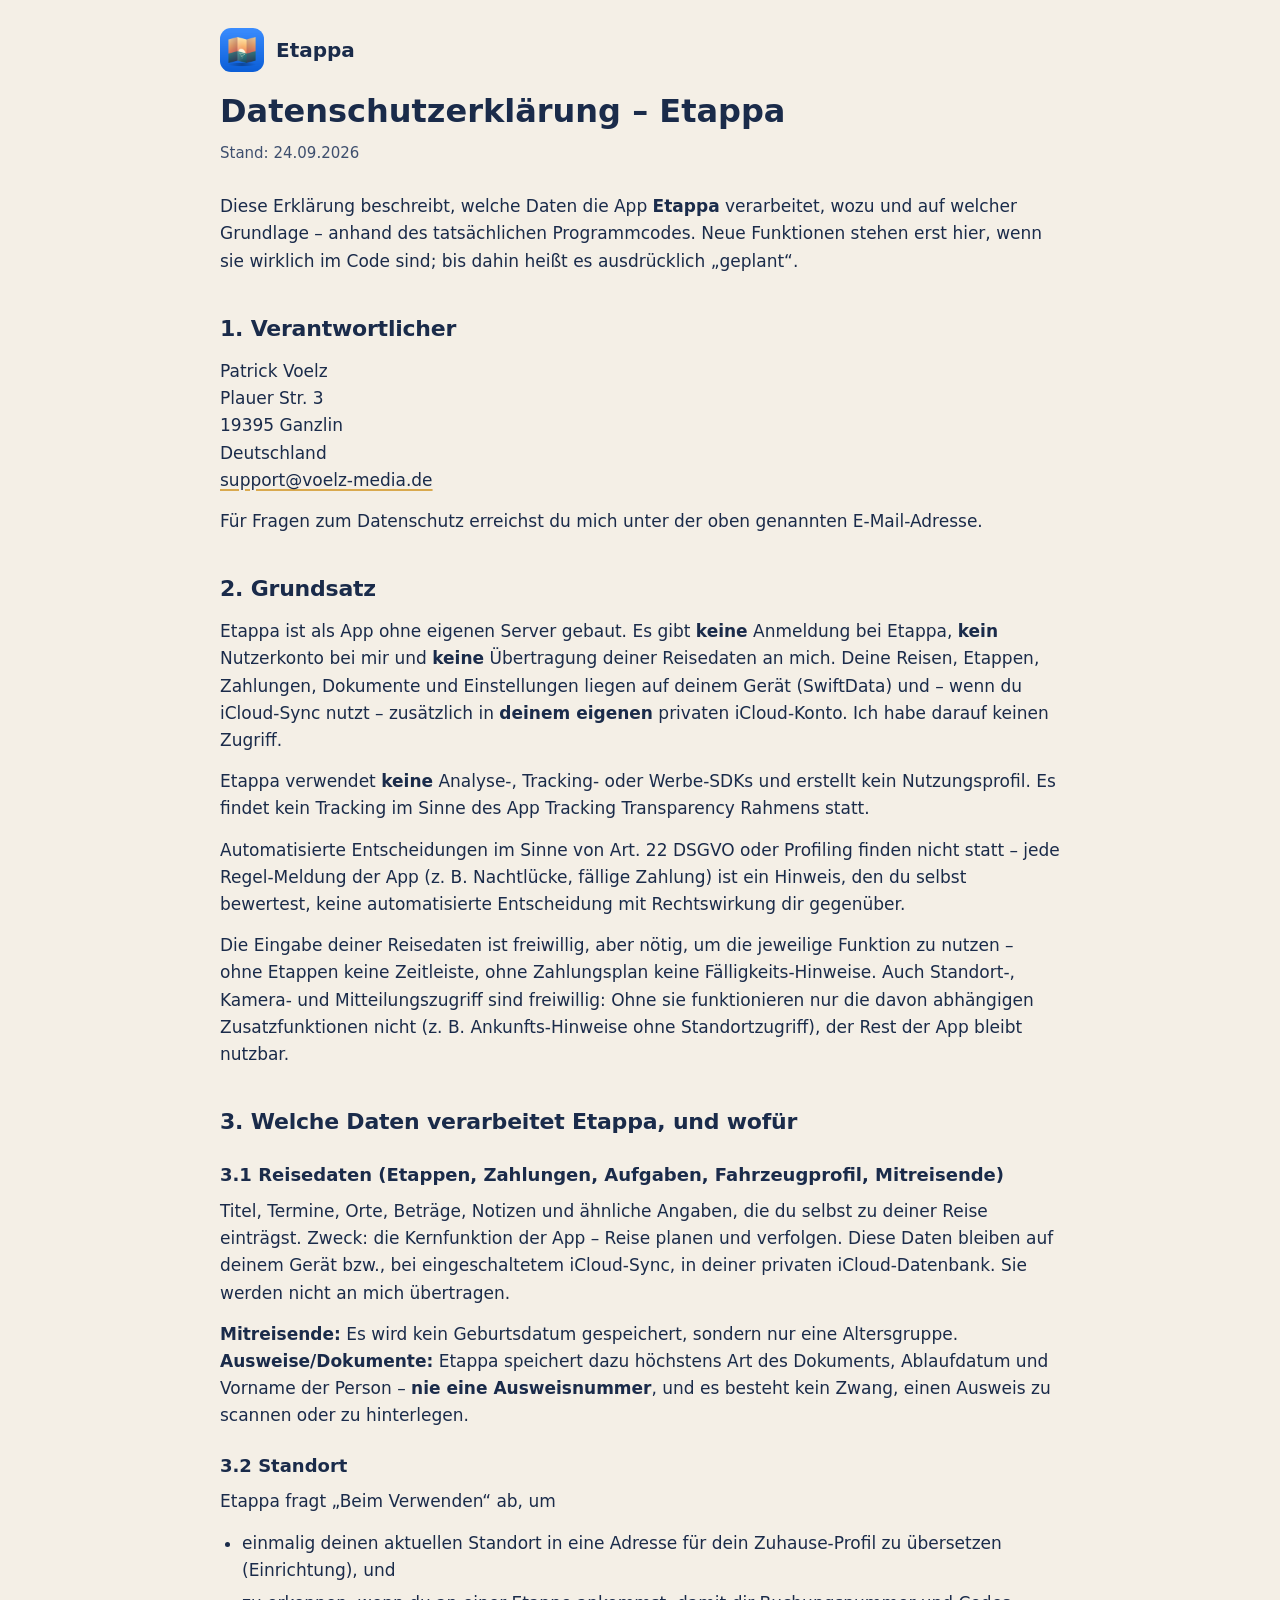
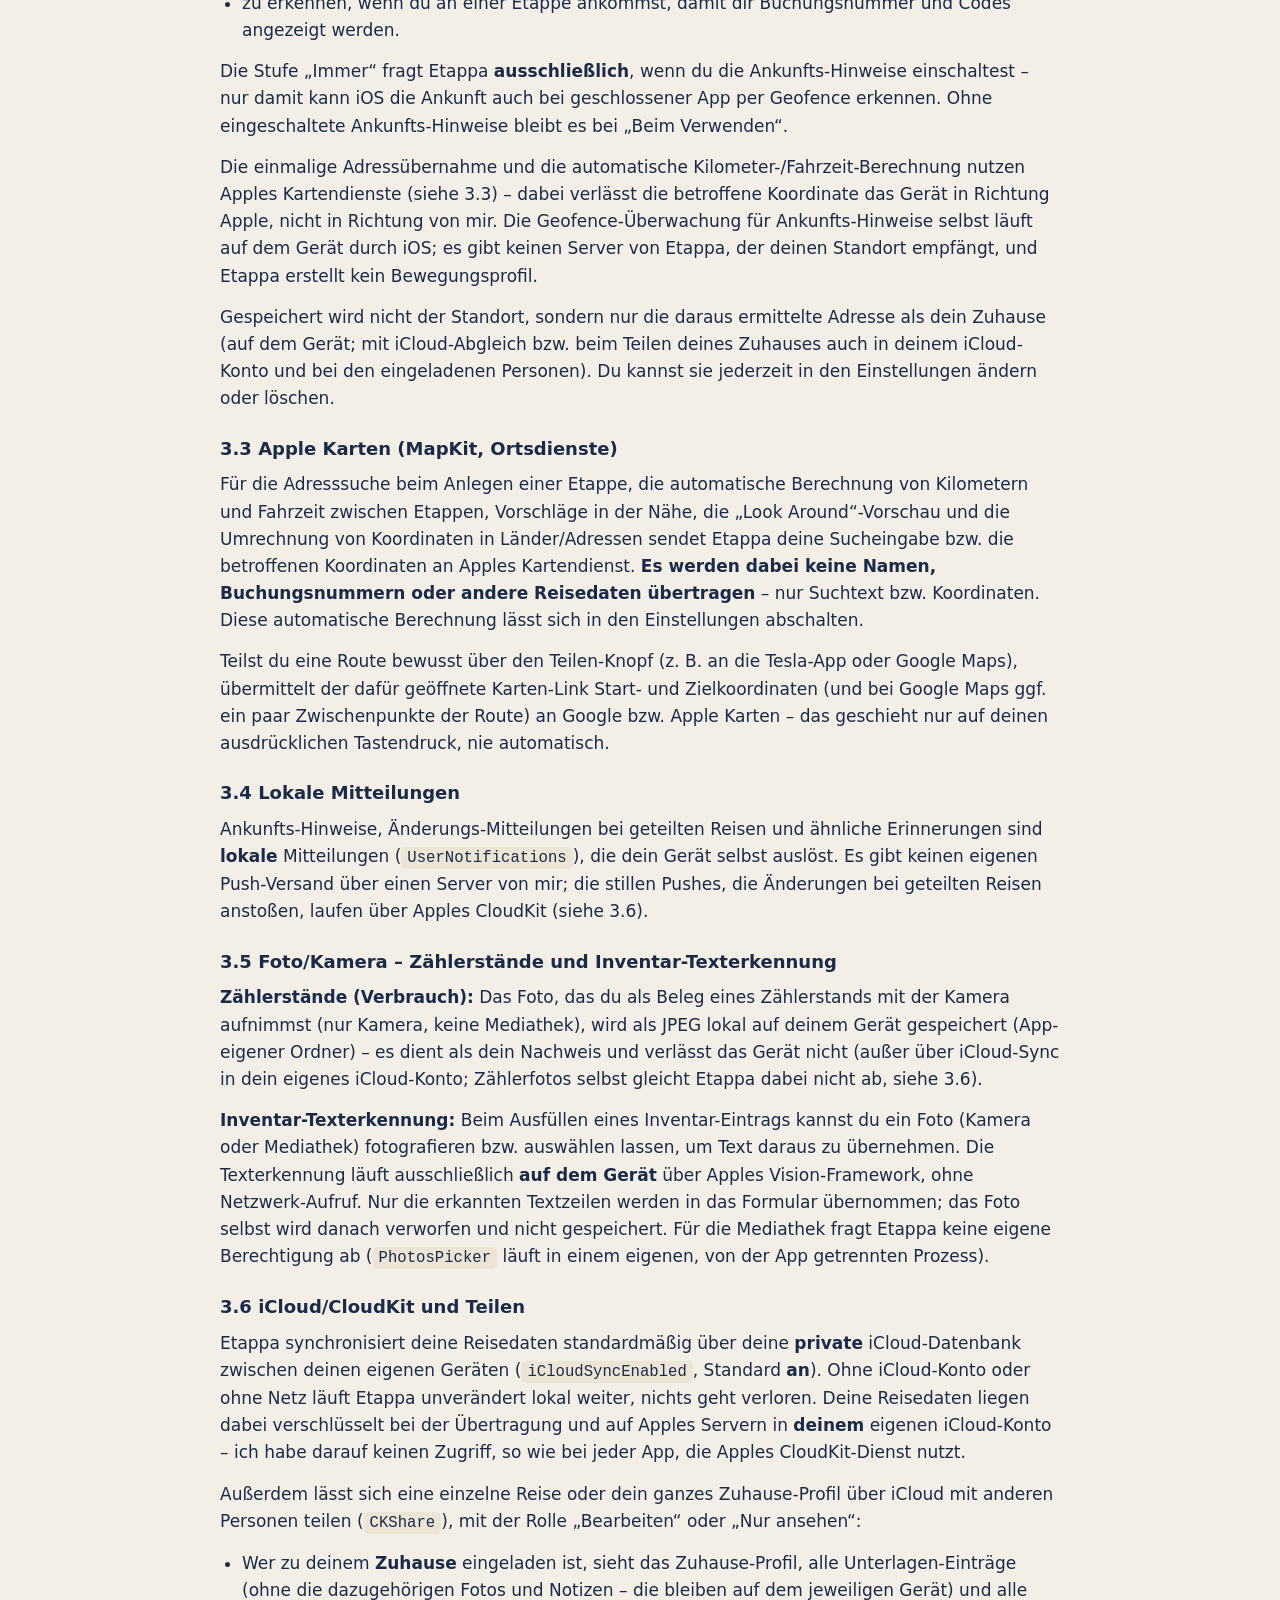
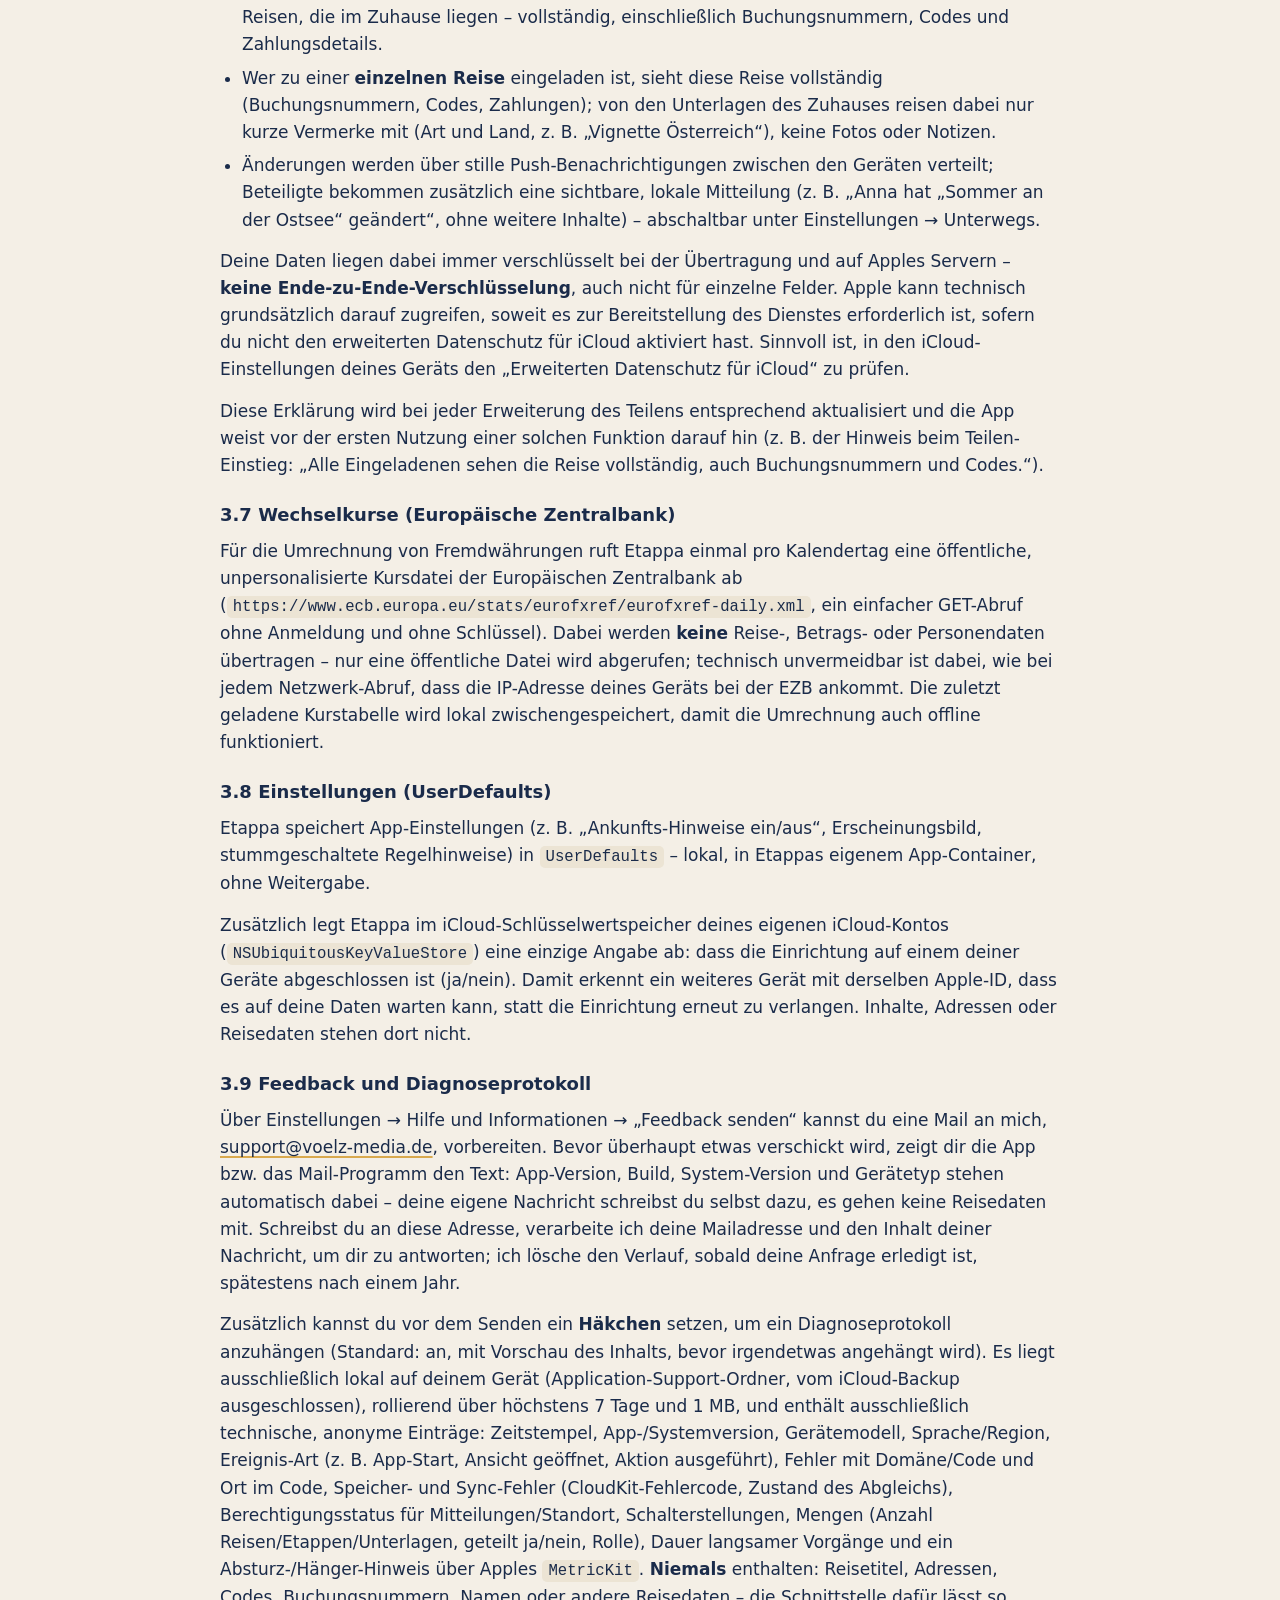
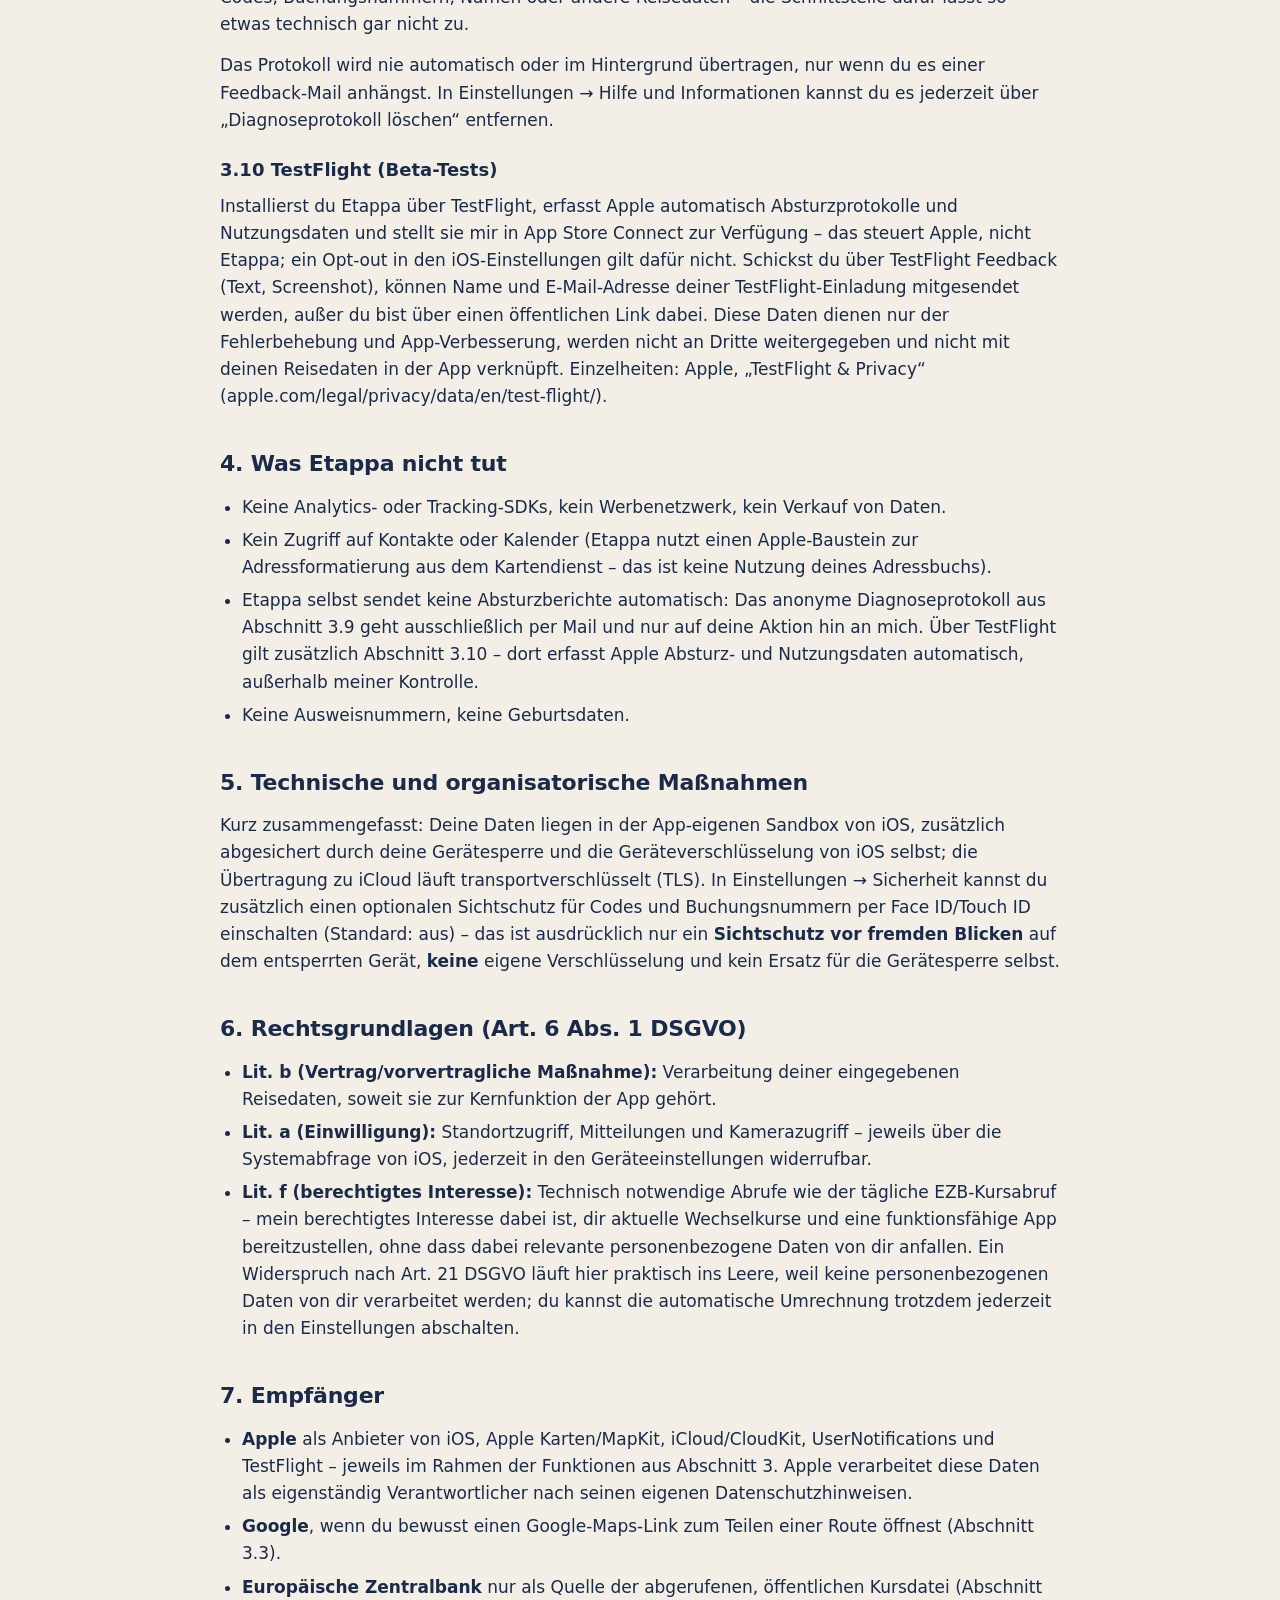
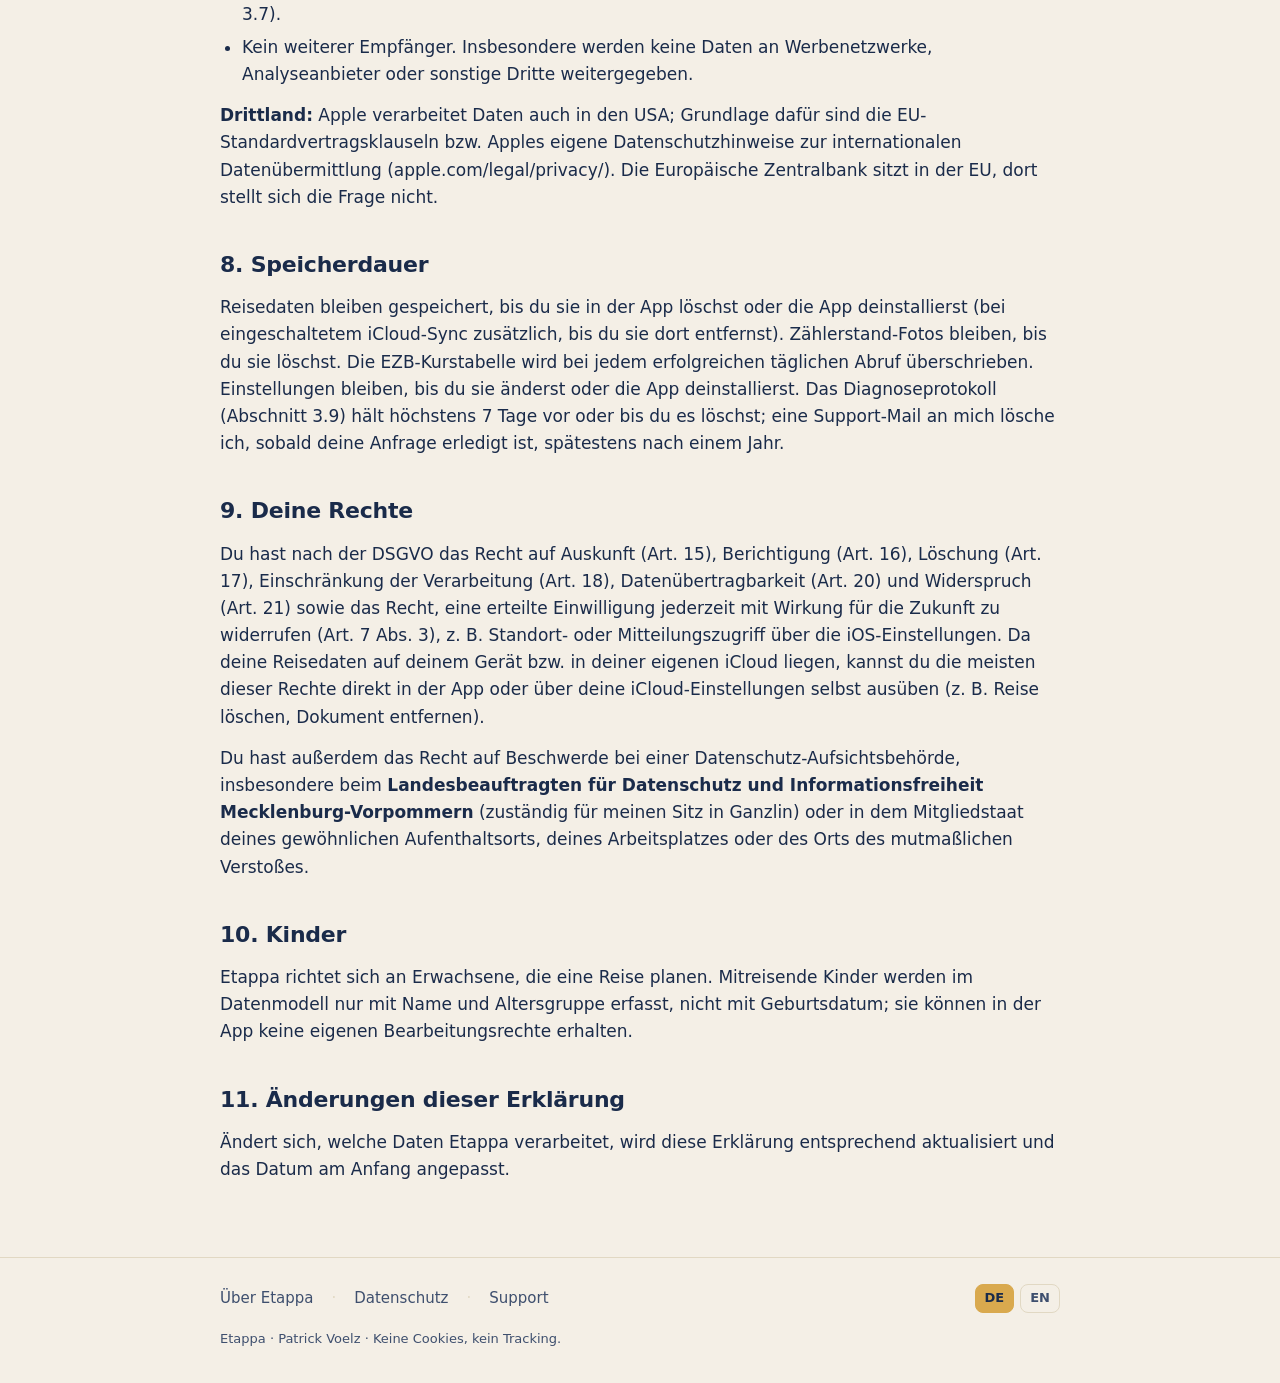
<file: index.html>
<!DOCTYPE html>
<html lang="de">
<head>
<meta charset="UTF-8">
<meta name="viewport" content="width=device-width, initial-scale=1">
<title>Datenschutz – Etappa</title>
<meta name="description" content="Datenschutzerklärung von Etappa: welche Daten verarbeitet werden, wozu und auf welcher Grundlage.">
<link rel="icon" href="assets/favicon.png" type="image/png">
<link rel="apple-touch-icon" href="assets/favicon.png">
<link rel="stylesheet" href="assets/style.css">
</head>
<body>
<header class="site-header">
  <div class="wrap">
    <a class="brand" href="index.html">
      <img src="assets/icon.png" alt="">
      <span class="brand-name">Etappa</span>
    </a>
  </div>
</header>

<main>
  <div class="wrap content">
    <h1>Datenschutzerklärung – Etappa</h1>
    <p class="stand">Stand: 24.09.2026</p>
<p>Diese Erklärung beschreibt, welche Daten die App <strong>Etappa</strong> verarbeitet, wozu und auf welcher Grundlage – anhand des tatsächlichen Programmcodes. Neue Funktionen stehen erst hier, wenn sie wirklich im Code sind; bis dahin heißt es ausdrücklich „geplant“.</p>
<h2>1. Verantwortlicher</h2>
<p>Patrick Voelz<br>Plauer Str. 3<br>19395 Ganzlin<br>Deutschland<br><a href="mailto:support@voelz-media.de">support@voelz-media.de</a></p>
<p>Für Fragen zum Datenschutz erreichst du mich unter der oben genannten E-Mail-Adresse.</p>
<h2>2. Grundsatz</h2>
<p>Etappa ist als App ohne eigenen Server gebaut. Es gibt <strong>keine</strong> Anmeldung bei Etappa, <strong>kein</strong> Nutzerkonto bei mir und <strong>keine</strong> Übertragung deiner Reisedaten an mich. Deine Reisen, Etappen, Zahlungen, Dokumente und Einstellungen liegen auf deinem Gerät (SwiftData) und – wenn du iCloud-Sync nutzt – zusätzlich in <strong>deinem eigenen</strong> privaten iCloud-Konto. Ich habe darauf keinen Zugriff.</p>
<p>Etappa verwendet <strong>keine</strong> Analyse-, Tracking- oder Werbe-SDKs und erstellt kein Nutzungsprofil. Es findet kein Tracking im Sinne des App Tracking Transparency Rahmens statt.</p>
<p>Automatisierte Entscheidungen im Sinne von Art. 22 DSGVO oder Profiling finden nicht statt – jede Regel-Meldung der App (z. B. Nachtlücke, fällige Zahlung) ist ein Hinweis, den du selbst bewertest, keine automatisierte Entscheidung mit Rechtswirkung dir gegenüber.</p>
<p>Die Eingabe deiner Reisedaten ist freiwillig, aber nötig, um die jeweilige Funktion zu nutzen – ohne Etappen keine Zeitleiste, ohne Zahlungsplan keine Fälligkeits-Hinweise. Auch Standort-, Kamera- und Mitteilungszugriff sind freiwillig: Ohne sie funktionieren nur die davon abhängigen Zusatzfunktionen nicht (z. B. Ankunfts-Hinweise ohne Standortzugriff), der Rest der App bleibt nutzbar.</p>
<h2>3. Welche Daten verarbeitet Etappa, und wofür</h2>
<h3>3.1 Reisedaten (Etappen, Zahlungen, Aufgaben, Fahrzeugprofil, Mitreisende)</h3>
<p>Titel, Termine, Orte, Beträge, Notizen und ähnliche Angaben, die du selbst zu deiner Reise einträgst. Zweck: die Kernfunktion der App – Reise planen und verfolgen. Diese Daten bleiben auf deinem Gerät bzw., bei eingeschaltetem iCloud-Sync, in deiner privaten iCloud-Datenbank. Sie werden nicht an mich übertragen.</p>
<p><strong>Mitreisende:</strong> Es wird kein Geburtsdatum gespeichert, sondern nur eine Altersgruppe. <strong>Ausweise/Dokumente:</strong> Etappa speichert dazu höchstens Art des Dokuments, Ablaufdatum und Vorname der Person – <strong>nie eine Ausweisnummer</strong>, und es besteht kein Zwang, einen Ausweis zu scannen oder zu hinterlegen.</p>
<h3>3.2 Standort</h3>
<p>Etappa fragt „Beim Verwenden“ ab, um</p>
<ul><li>einmalig deinen aktuellen Standort in eine Adresse für dein Zuhause-Profil zu übersetzen (Einrichtung), und</li><li>zu erkennen, wenn du an einer Etappe ankommst, damit dir Buchungsnummer und Codes angezeigt werden.</li></ul>
<p>Die Stufe „Immer“ fragt Etappa <strong>ausschließlich</strong>, wenn du die Ankunfts-Hinweise einschaltest – nur damit kann iOS die Ankunft auch bei geschlossener App per Geofence erkennen. Ohne eingeschaltete Ankunfts-Hinweise bleibt es bei „Beim Verwenden“.</p>
<p>Die einmalige Adressübernahme und die automatische Kilometer-/Fahrzeit-Berechnung nutzen Apples Kartendienste (siehe 3.3) – dabei verlässt die betroffene Koordinate das Gerät in Richtung Apple, nicht in Richtung von mir. Die Geofence-Überwachung für Ankunfts-Hinweise selbst läuft auf dem Gerät durch iOS; es gibt keinen Server von Etappa, der deinen Standort empfängt, und Etappa erstellt kein Bewegungsprofil.</p>
<p>Gespeichert wird nicht der Standort, sondern nur die daraus ermittelte Adresse als dein Zuhause (auf dem Gerät; mit iCloud-Abgleich bzw. beim Teilen deines Zuhauses auch in deinem iCloud-Konto und bei den eingeladenen Personen). Du kannst sie jederzeit in den Einstellungen ändern oder löschen.</p>
<h3>3.3 Apple Karten (MapKit, Ortsdienste)</h3>
<p>Für die Adresssuche beim Anlegen einer Etappe, die automatische Berechnung von Kilometern und Fahrzeit zwischen Etappen, Vorschläge in der Nähe, die „Look Around“-Vorschau und die Umrechnung von Koordinaten in Länder/Adressen sendet Etappa deine Sucheingabe bzw. die betroffenen Koordinaten an Apples Kartendienst. <strong>Es werden dabei keine Namen, Buchungsnummern oder andere Reisedaten übertragen</strong> – nur Suchtext bzw. Koordinaten. Diese automatische Berechnung lässt sich in den Einstellungen abschalten.</p>
<p>Teilst du eine Route bewusst über den Teilen-Knopf (z. B. an die Tesla-App oder Google Maps), übermittelt der dafür geöffnete Karten-Link Start- und Zielkoordinaten (und bei Google Maps ggf. ein paar Zwischenpunkte der Route) an Google bzw. Apple Karten – das geschieht nur auf deinen ausdrücklichen Tastendruck, nie automatisch.</p>
<h3>3.4 Lokale Mitteilungen</h3>
<p>Ankunfts-Hinweise, Änderungs-Mitteilungen bei geteilten Reisen und ähnliche Erinnerungen sind <strong>lokale</strong> Mitteilungen (<code>UserNotifications</code>), die dein Gerät selbst auslöst. Es gibt keinen eigenen Push-Versand über einen Server von mir; die stillen Pushes, die Änderungen bei geteilten Reisen anstoßen, laufen über Apples CloudKit (siehe 3.6).</p>
<h3>3.5 Foto/Kamera – Zählerstände und Inventar-Texterkennung</h3>
<p><strong>Zählerstände (Verbrauch):</strong> Das Foto, das du als Beleg eines Zählerstands mit der Kamera aufnimmst (nur Kamera, keine Mediathek), wird als JPEG lokal auf deinem Gerät gespeichert (App-eigener Ordner) – es dient als dein Nachweis und verlässt das Gerät nicht (außer über iCloud-Sync in dein eigenes iCloud-Konto; Zählerfotos selbst gleicht Etappa dabei nicht ab, siehe 3.6).</p>
<p><strong>Inventar-Texterkennung:</strong> Beim Ausfüllen eines Inventar-Eintrags kannst du ein Foto (Kamera oder Mediathek) fotografieren bzw. auswählen lassen, um Text daraus zu übernehmen. Die Texterkennung läuft ausschließlich <strong>auf dem Gerät</strong> über Apples Vision-Framework, ohne Netzwerk-Aufruf. Nur die erkannten Textzeilen werden in das Formular übernommen; das Foto selbst wird danach verworfen und nicht gespeichert. Für die Mediathek fragt Etappa keine eigene Berechtigung ab (<code>PhotosPicker</code> läuft in einem eigenen, von der App getrennten Prozess).</p>
<h3>3.6 iCloud/CloudKit und Teilen</h3>
<p>Etappa synchronisiert deine Reisedaten standardmäßig über deine <strong>private</strong> iCloud-Datenbank zwischen deinen eigenen Geräten (<code>iCloudSyncEnabled</code>, Standard <strong>an</strong>). Ohne iCloud-Konto oder ohne Netz läuft Etappa unverändert lokal weiter, nichts geht verloren. Deine Reisedaten liegen dabei verschlüsselt bei der Übertragung und auf Apples Servern in <strong>deinem</strong> eigenen iCloud-Konto – ich habe darauf keinen Zugriff, so wie bei jeder App, die Apples CloudKit-Dienst nutzt.</p>
<p>Außerdem lässt sich eine einzelne Reise oder dein ganzes Zuhause-Profil über iCloud mit anderen Personen teilen (<code>CKShare</code>), mit der Rolle „Bearbeiten“ oder „Nur ansehen“:</p>
<ul><li>Wer zu deinem <strong>Zuhause</strong> eingeladen ist, sieht das Zuhause-Profil, alle Unterlagen-Einträge (ohne die dazugehörigen Fotos und Notizen – die bleiben auf dem jeweiligen Gerät) und alle Reisen, die im Zuhause liegen – vollständig, einschließlich Buchungsnummern, Codes und Zahlungsdetails.</li><li>Wer zu einer <strong>einzelnen Reise</strong> eingeladen ist, sieht diese Reise vollständig (Buchungsnummern, Codes, Zahlungen); von den Unterlagen des Zuhauses reisen dabei nur kurze Vermerke mit (Art und Land, z. B. „Vignette Österreich“), keine Fotos oder Notizen.</li><li>Änderungen werden über stille Push-Benachrichtigungen zwischen den Geräten verteilt; Beteiligte bekommen zusätzlich eine sichtbare, lokale Mitteilung (z. B. „Anna hat „Sommer an der Ostsee“ geändert“, ohne weitere Inhalte) – abschaltbar unter Einstellungen → Unterwegs.</li></ul>
<p>Deine Daten liegen dabei immer verschlüsselt bei der Übertragung und auf Apples Servern – <strong>keine Ende-zu-Ende-Verschlüsselung</strong>, auch nicht für einzelne Felder. Apple kann technisch grundsätzlich darauf zugreifen, soweit es zur Bereitstellung des Dienstes erforderlich ist, sofern du nicht den erweiterten Datenschutz für iCloud aktiviert hast. Sinnvoll ist, in den iCloud-Einstellungen deines Geräts den „Erweiterten Datenschutz für iCloud“ zu prüfen.</p>
<p>Diese Erklärung wird bei jeder Erweiterung des Teilens entsprechend aktualisiert und die App weist vor der ersten Nutzung einer solchen Funktion darauf hin (z. B. der Hinweis beim Teilen-Einstieg: „Alle Eingeladenen sehen die Reise vollständig, auch Buchungsnummern und Codes.“).</p>
<h3>3.7 Wechselkurse (Europäische Zentralbank)</h3>
<p>Für die Umrechnung von Fremdwährungen ruft Etappa einmal pro Kalendertag eine öffentliche, unpersonalisierte Kursdatei der Europäischen Zentralbank ab (<code>https://www.ecb.europa.eu/stats/eurofxref/eurofxref-daily.xml</code>, ein einfacher GET-Abruf ohne Anmeldung und ohne Schlüssel). Dabei werden <strong>keine</strong> Reise-, Betrags- oder Personendaten übertragen – nur eine öffentliche Datei wird abgerufen; technisch unvermeidbar ist dabei, wie bei jedem Netzwerk-Abruf, dass die IP-Adresse deines Geräts bei der EZB ankommt. Die zuletzt geladene Kurstabelle wird lokal zwischengespeichert, damit die Umrechnung auch offline funktioniert.</p>
<h3>3.8 Einstellungen (UserDefaults)</h3>
<p>Etappa speichert App-Einstellungen (z. B. „Ankunfts-Hinweise ein/aus“, Erscheinungsbild, stummgeschaltete Regelhinweise) in <code>UserDefaults</code> – lokal, in Etappas eigenem App-Container, ohne Weitergabe.</p>
<p>Zusätzlich legt Etappa im iCloud-Schlüsselwertspeicher deines eigenen iCloud-Kontos (<code>NSUbiquitousKeyValueStore</code>) eine einzige Angabe ab: dass die Einrichtung auf einem deiner Geräte abgeschlossen ist (ja/nein). Damit erkennt ein weiteres Gerät mit derselben Apple-ID, dass es auf deine Daten warten kann, statt die Einrichtung erneut zu verlangen. Inhalte, Adressen oder Reisedaten stehen dort nicht.</p>
<h3>3.9 Feedback und Diagnoseprotokoll</h3>
<p>Über Einstellungen → Hilfe und Informationen → „Feedback senden“ kannst du eine Mail an mich, <a href="mailto:support@voelz-media.de">support@voelz-media.de</a>, vorbereiten. Bevor überhaupt etwas verschickt wird, zeigt dir die App bzw. das Mail-Programm den Text: App-Version, Build, System-Version und Gerätetyp stehen automatisch dabei – deine eigene Nachricht schreibst du selbst dazu, es gehen keine Reisedaten mit. Schreibst du an diese Adresse, verarbeite ich deine Mailadresse und den Inhalt deiner Nachricht, um dir zu antworten; ich lösche den Verlauf, sobald deine Anfrage erledigt ist, spätestens nach einem Jahr.</p>
<p>Zusätzlich kannst du vor dem Senden ein <strong>Häkchen</strong> setzen, um ein Diagnoseprotokoll anzuhängen (Standard: an, mit Vorschau des Inhalts, bevor irgendetwas angehängt wird). Es liegt ausschließlich lokal auf deinem Gerät (Application-Support-Ordner, vom iCloud-Backup ausgeschlossen), rollierend über höchstens 7 Tage und 1 MB, und enthält ausschließlich technische, anonyme Einträge: Zeitstempel, App-/Systemversion, Gerätemodell, Sprache/Region, Ereignis-Art (z. B. App-Start, Ansicht geöffnet, Aktion ausgeführt), Fehler mit Domäne/Code und Ort im Code, Speicher- und Sync-Fehler (CloudKit-Fehlercode, Zustand des Abgleichs), Berechtigungsstatus für Mitteilungen/Standort, Schalterstellungen, Mengen (Anzahl Reisen/Etappen/Unterlagen, geteilt ja/nein, Rolle), Dauer langsamer Vorgänge und ein Absturz-/Hänger-Hinweis über Apples <code>MetricKit</code>. <strong>Niemals</strong> enthalten: Reisetitel, Adressen, Codes, Buchungsnummern, Namen oder andere Reisedaten – die Schnittstelle dafür lässt so etwas technisch gar nicht zu.</p>
<p>Das Protokoll wird nie automatisch oder im Hintergrund übertragen, nur wenn du es einer Feedback-Mail anhängst. In Einstellungen → Hilfe und Informationen kannst du es jederzeit über „Diagnoseprotokoll löschen“ entfernen.</p>
<h3>3.10 TestFlight (Beta-Tests)</h3>
<p>Installierst du Etappa über TestFlight, erfasst Apple automatisch Absturzprotokolle und Nutzungsdaten und stellt sie mir in App Store Connect zur Verfügung – das steuert Apple, nicht Etappa; ein Opt-out in den iOS-Einstellungen gilt dafür nicht. Schickst du über TestFlight Feedback (Text, Screenshot), können Name und E-Mail-Adresse deiner TestFlight-Einladung mitgesendet werden, außer du bist über einen öffentlichen Link dabei. Diese Daten dienen nur der Fehlerbehebung und App-Verbesserung, werden nicht an Dritte weitergegeben und nicht mit deinen Reisedaten in der App verknüpft. Einzelheiten: Apple, „TestFlight &amp; Privacy“ (apple.com/legal/privacy/data/en/test-flight/).</p>
<h2>4. Was Etappa nicht tut</h2>
<ul><li>Keine Analytics- oder Tracking-SDKs, kein Werbenetzwerk, kein Verkauf von Daten.</li><li>Kein Zugriff auf Kontakte oder Kalender (Etappa nutzt einen Apple-Baustein zur Adressformatierung aus dem Kartendienst – das ist keine Nutzung deines Adressbuchs).</li><li>Etappa selbst sendet keine Absturzberichte automatisch: Das anonyme Diagnoseprotokoll aus Abschnitt 3.9 geht ausschließlich per Mail und nur auf deine Aktion hin an mich. Über TestFlight gilt zusätzlich Abschnitt 3.10 – dort erfasst Apple Absturz- und Nutzungsdaten automatisch, außerhalb meiner Kontrolle.</li><li>Keine Ausweisnummern, keine Geburtsdaten.</li></ul>
<h2>5. Technische und organisatorische Maßnahmen</h2>
<p>Kurz zusammengefasst: Deine Daten liegen in der App-eigenen Sandbox von iOS, zusätzlich abgesichert durch deine Gerätesperre und die Geräteverschlüsselung von iOS selbst; die Übertragung zu iCloud läuft transportverschlüsselt (TLS). In Einstellungen → Sicherheit kannst du zusätzlich einen optionalen Sichtschutz für Codes und Buchungsnummern per Face ID/Touch ID einschalten (Standard: aus) – das ist ausdrücklich nur ein <strong>Sichtschutz vor fremden Blicken</strong> auf dem entsperrten Gerät, <strong>keine</strong> eigene Verschlüsselung und kein Ersatz für die Gerätesperre selbst.</p>
<h2>6. Rechtsgrundlagen (Art. 6 Abs. 1 DSGVO)</h2>
<ul><li><strong>Lit. b (Vertrag/vorvertragliche Maßnahme):</strong> Verarbeitung deiner eingegebenen Reisedaten, soweit sie zur Kernfunktion der App gehört.</li><li><strong>Lit. a (Einwilligung):</strong> Standortzugriff, Mitteilungen und Kamerazugriff – jeweils über die Systemabfrage von iOS, jederzeit in den Geräteeinstellungen widerrufbar.</li><li><strong>Lit. f (berechtigtes Interesse):</strong> Technisch notwendige Abrufe wie der tägliche EZB-Kursabruf – mein berechtigtes Interesse dabei ist, dir aktuelle Wechselkurse und eine funktionsfähige App bereitzustellen, ohne dass dabei relevante personenbezogene Daten von dir anfallen. Ein Widerspruch nach Art. 21 DSGVO läuft hier praktisch ins Leere, weil keine personenbezogenen Daten von dir verarbeitet werden; du kannst die automatische Umrechnung trotzdem jederzeit in den Einstellungen abschalten.</li></ul>
<h2>7. Empfänger</h2>
<ul><li><strong>Apple</strong> als Anbieter von iOS, Apple Karten/MapKit, iCloud/CloudKit, UserNotifications und TestFlight – jeweils im Rahmen der Funktionen aus Abschnitt 3. Apple verarbeitet diese Daten als eigenständig Verantwortlicher nach seinen eigenen Datenschutzhinweisen.</li><li><strong>Google</strong>, wenn du bewusst einen Google-Maps-Link zum Teilen einer Route öffnest (Abschnitt 3.3).</li><li><strong>Europäische Zentralbank</strong> nur als Quelle der abgerufenen, öffentlichen Kursdatei (Abschnitt 3.7).</li><li>Kein weiterer Empfänger. Insbesondere werden keine Daten an Werbenetzwerke, Analyseanbieter oder sonstige Dritte weitergegeben.</li></ul>
<p><strong>Drittland:</strong> Apple verarbeitet Daten auch in den USA; Grundlage dafür sind die EU-Standardvertragsklauseln bzw. Apples eigene Datenschutzhinweise zur internationalen Datenübermittlung (apple.com/legal/privacy/). Die Europäische Zentralbank sitzt in der EU, dort stellt sich die Frage nicht.</p>
<h2>8. Speicherdauer</h2>
<p>Reisedaten bleiben gespeichert, bis du sie in der App löschst oder die App deinstallierst (bei eingeschaltetem iCloud-Sync zusätzlich, bis du sie dort entfernst). Zählerstand-Fotos bleiben, bis du sie löschst. Die EZB-Kurstabelle wird bei jedem erfolgreichen täglichen Abruf überschrieben. Einstellungen bleiben, bis du sie änderst oder die App deinstallierst. Das Diagnoseprotokoll (Abschnitt 3.9) hält höchstens 7 Tage vor oder bis du es löschst; eine Support-Mail an mich lösche ich, sobald deine Anfrage erledigt ist, spätestens nach einem Jahr.</p>
<h2>9. Deine Rechte</h2>
<p>Du hast nach der DSGVO das Recht auf Auskunft (Art. 15), Berichtigung (Art. 16), Löschung (Art. 17), Einschränkung der Verarbeitung (Art. 18), Datenübertragbarkeit (Art. 20) und Widerspruch (Art. 21) sowie das Recht, eine erteilte Einwilligung jederzeit mit Wirkung für die Zukunft zu widerrufen (Art. 7 Abs. 3), z. B. Standort- oder Mitteilungszugriff über die iOS-Einstellungen. Da deine Reisedaten auf deinem Gerät bzw. in deiner eigenen iCloud liegen, kannst du die meisten dieser Rechte direkt in der App oder über deine iCloud-Einstellungen selbst ausüben (z. B. Reise löschen, Dokument entfernen).</p>
<p>Du hast außerdem das Recht auf Beschwerde bei einer Datenschutz-Aufsichtsbehörde, insbesondere beim <strong>Landesbeauftragten für Datenschutz und Informationsfreiheit Mecklenburg-Vorpommern</strong> (zuständig für meinen Sitz in Ganzlin) oder in dem Mitgliedstaat deines gewöhnlichen Aufenthaltsorts, deines Arbeitsplatzes oder des Orts des mutmaßlichen Verstoßes.</p>
<h2>10. Kinder</h2>
<p>Etappa richtet sich an Erwachsene, die eine Reise planen. Mitreisende Kinder werden im Datenmodell nur mit Name und Altersgruppe erfasst, nicht mit Geburtsdatum; sie können in der App keine eigenen Bearbeitungsrechte erhalten.</p>
<h2>11. Änderungen dieser Erklärung</h2>
<p>Ändert sich, welche Daten Etappa verarbeitet, wird diese Erklärung entsprechend aktualisiert und das Datum am Anfang angepasst.</p>
  </div>
</main>

<footer class="site-footer">
  <div class="wrap">
    <nav class="footer-nav" aria-label="Rechtliches">
      <a href="app.html">Über Etappa</a>
      <span class="sep">·</span>
      <a href="index.html">Datenschutz</a>
      <span class="sep">·</span>
      <a href="support.html">Support</a>
      <span class="footer-lang" aria-label="Sprache">
        <a href="index.html" aria-current="true">DE</a>
        <a href="en/index.html">EN</a>
      </span>
    </nav>
    <p class="footer-note">Etappa · Patrick Voelz · Keine Cookies, kein Tracking.</p>
  </div>
</footer>
</body>
</html>
</file>
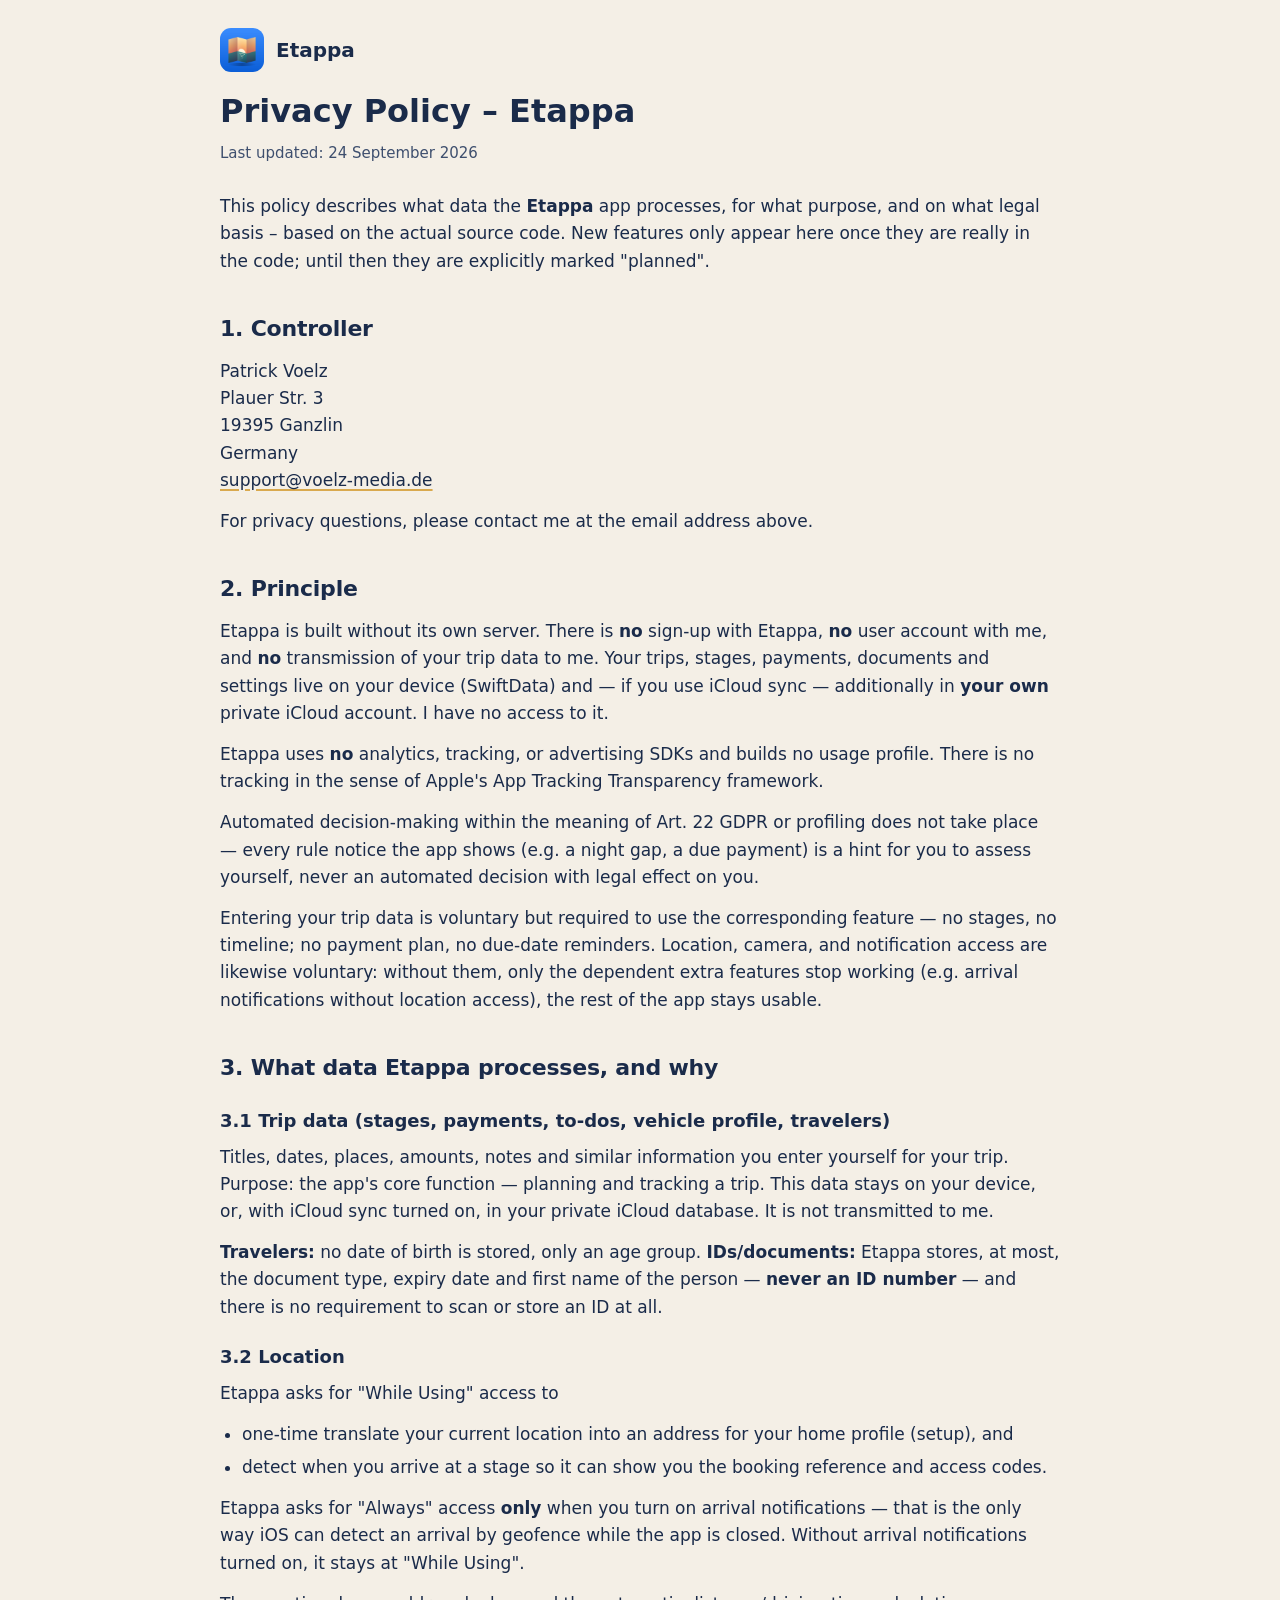
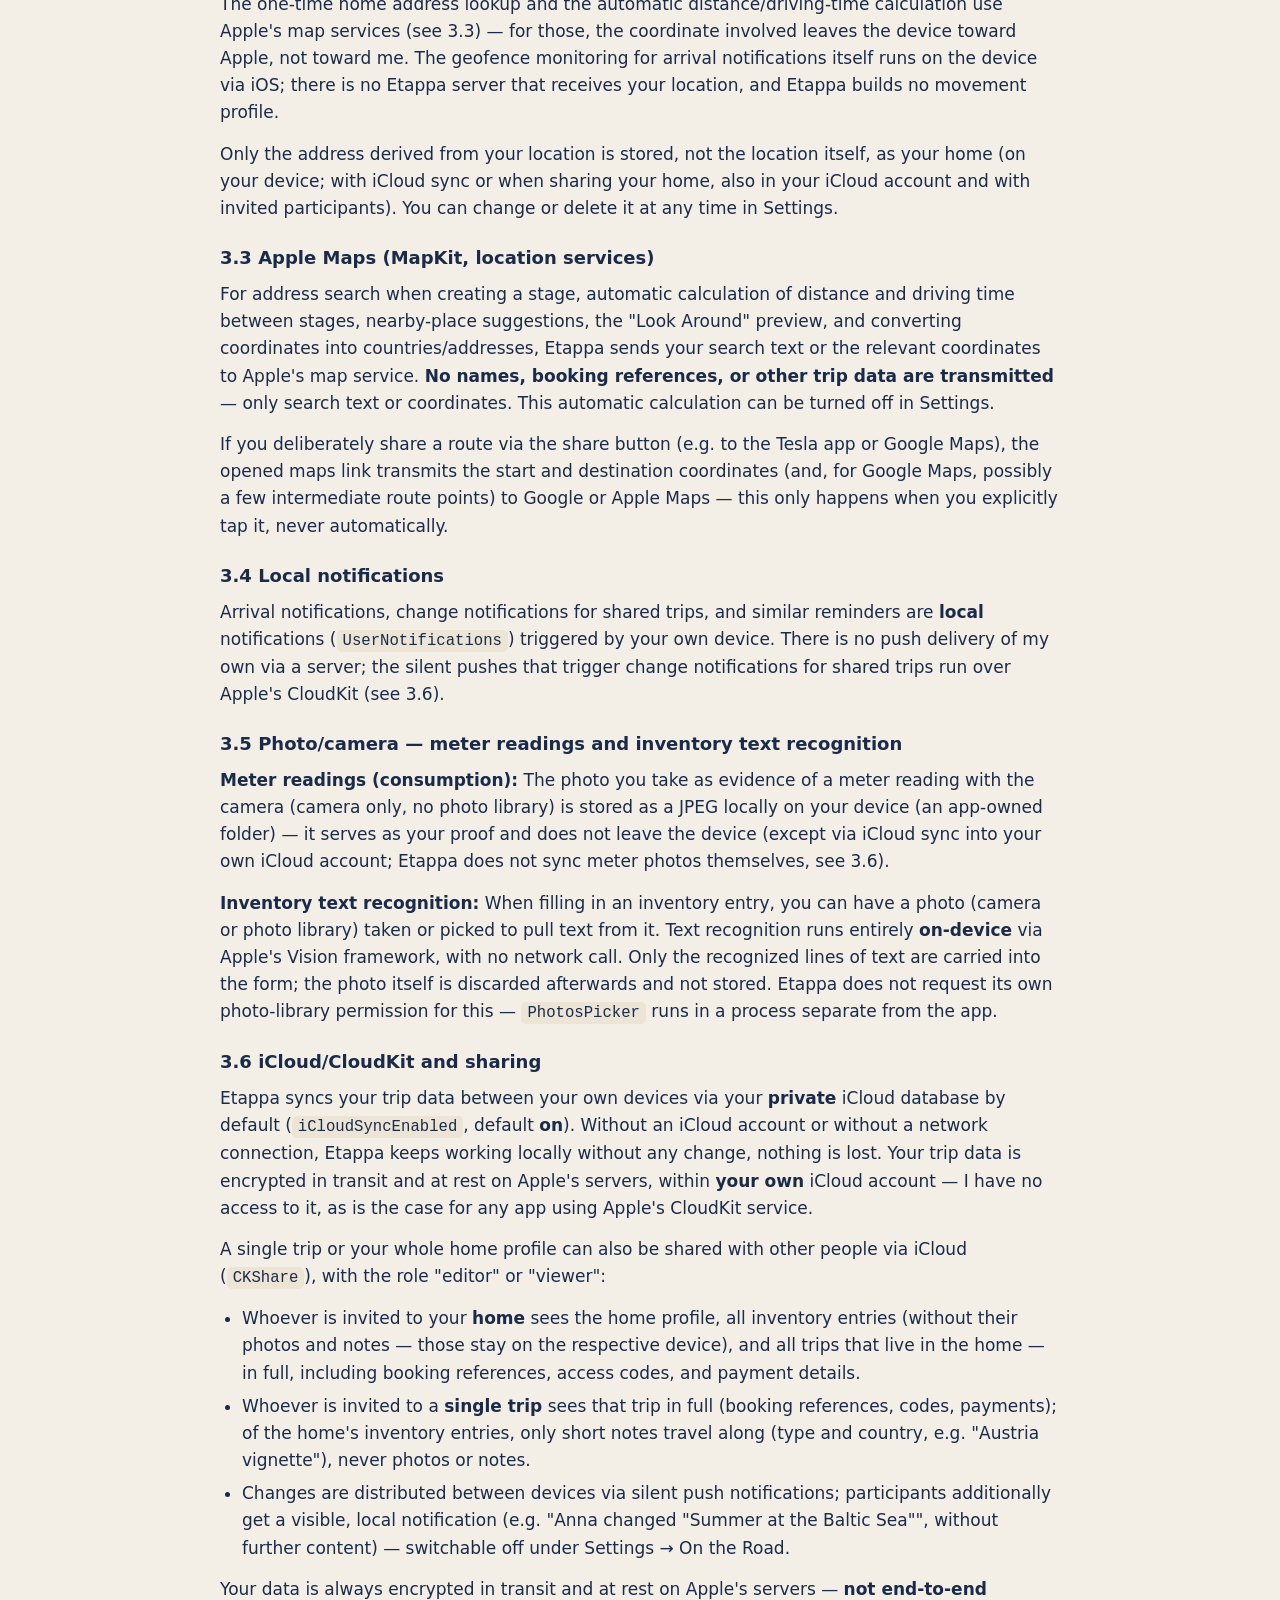
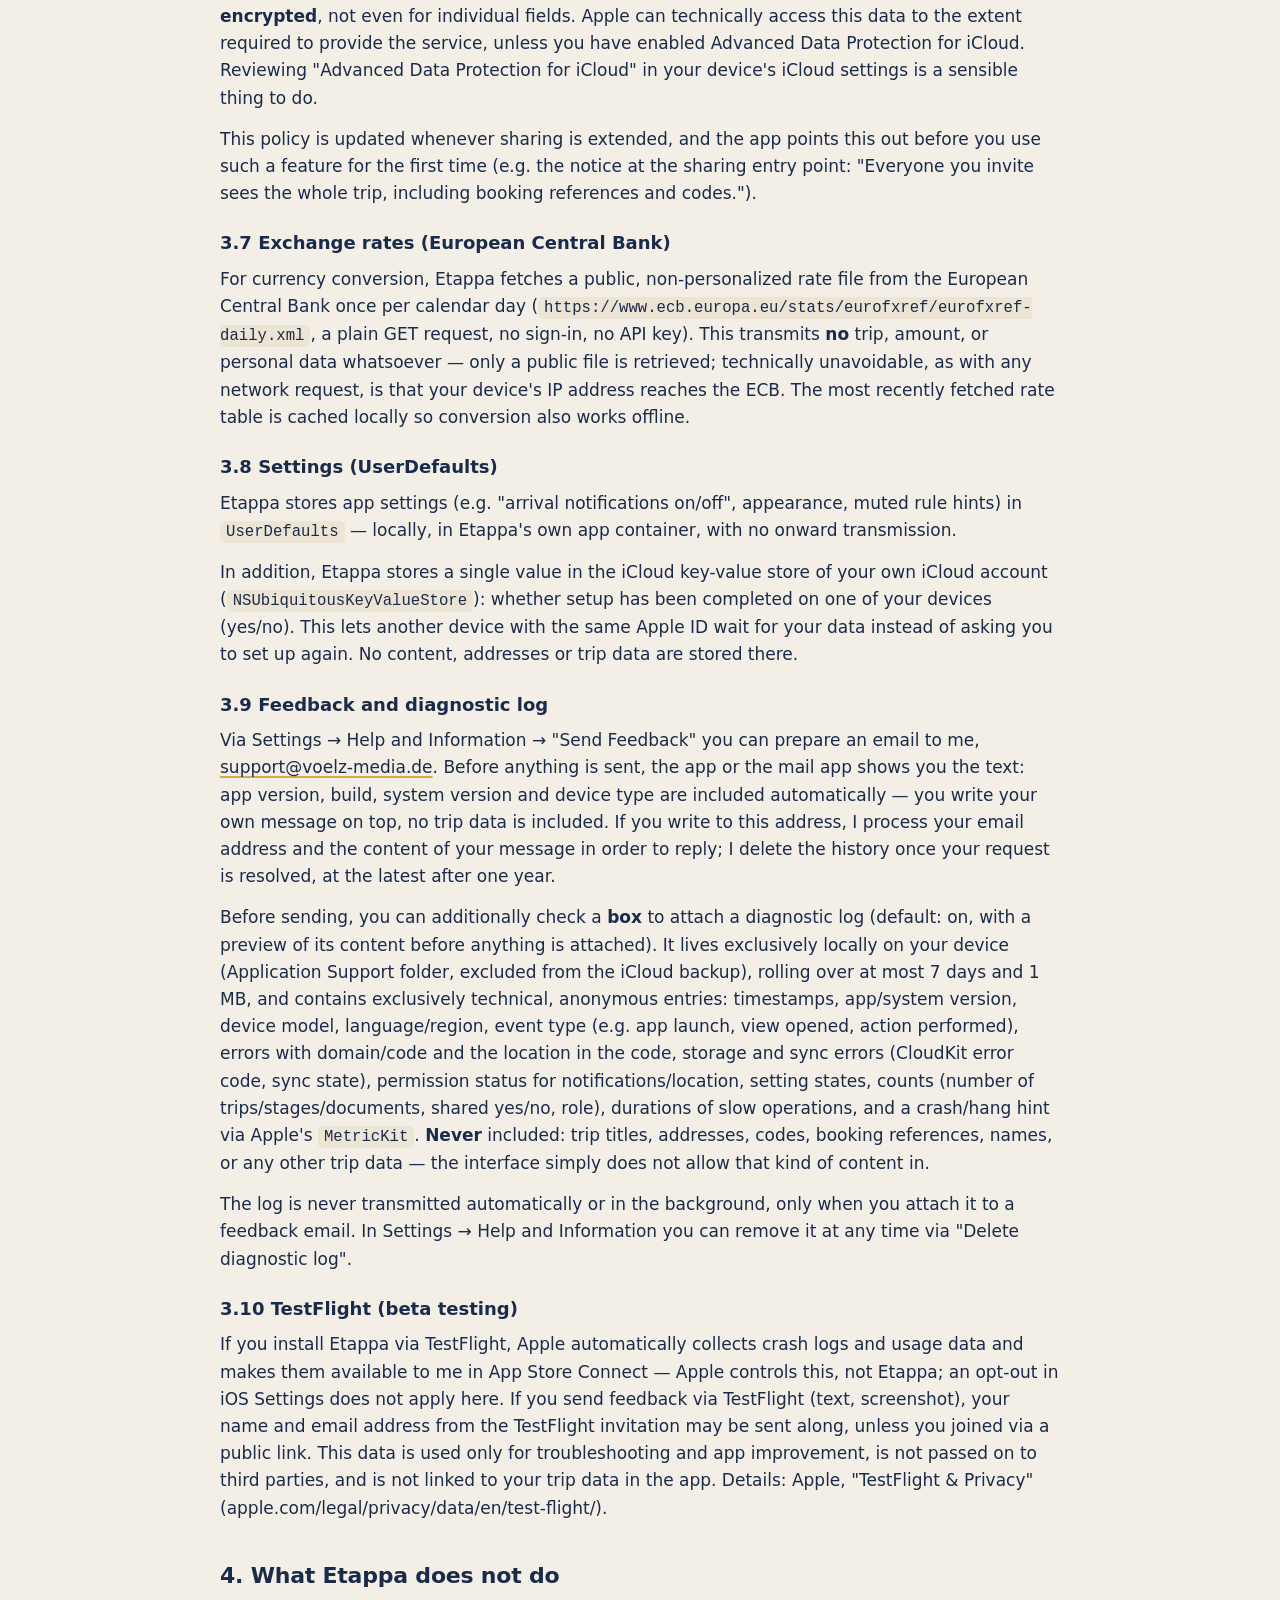
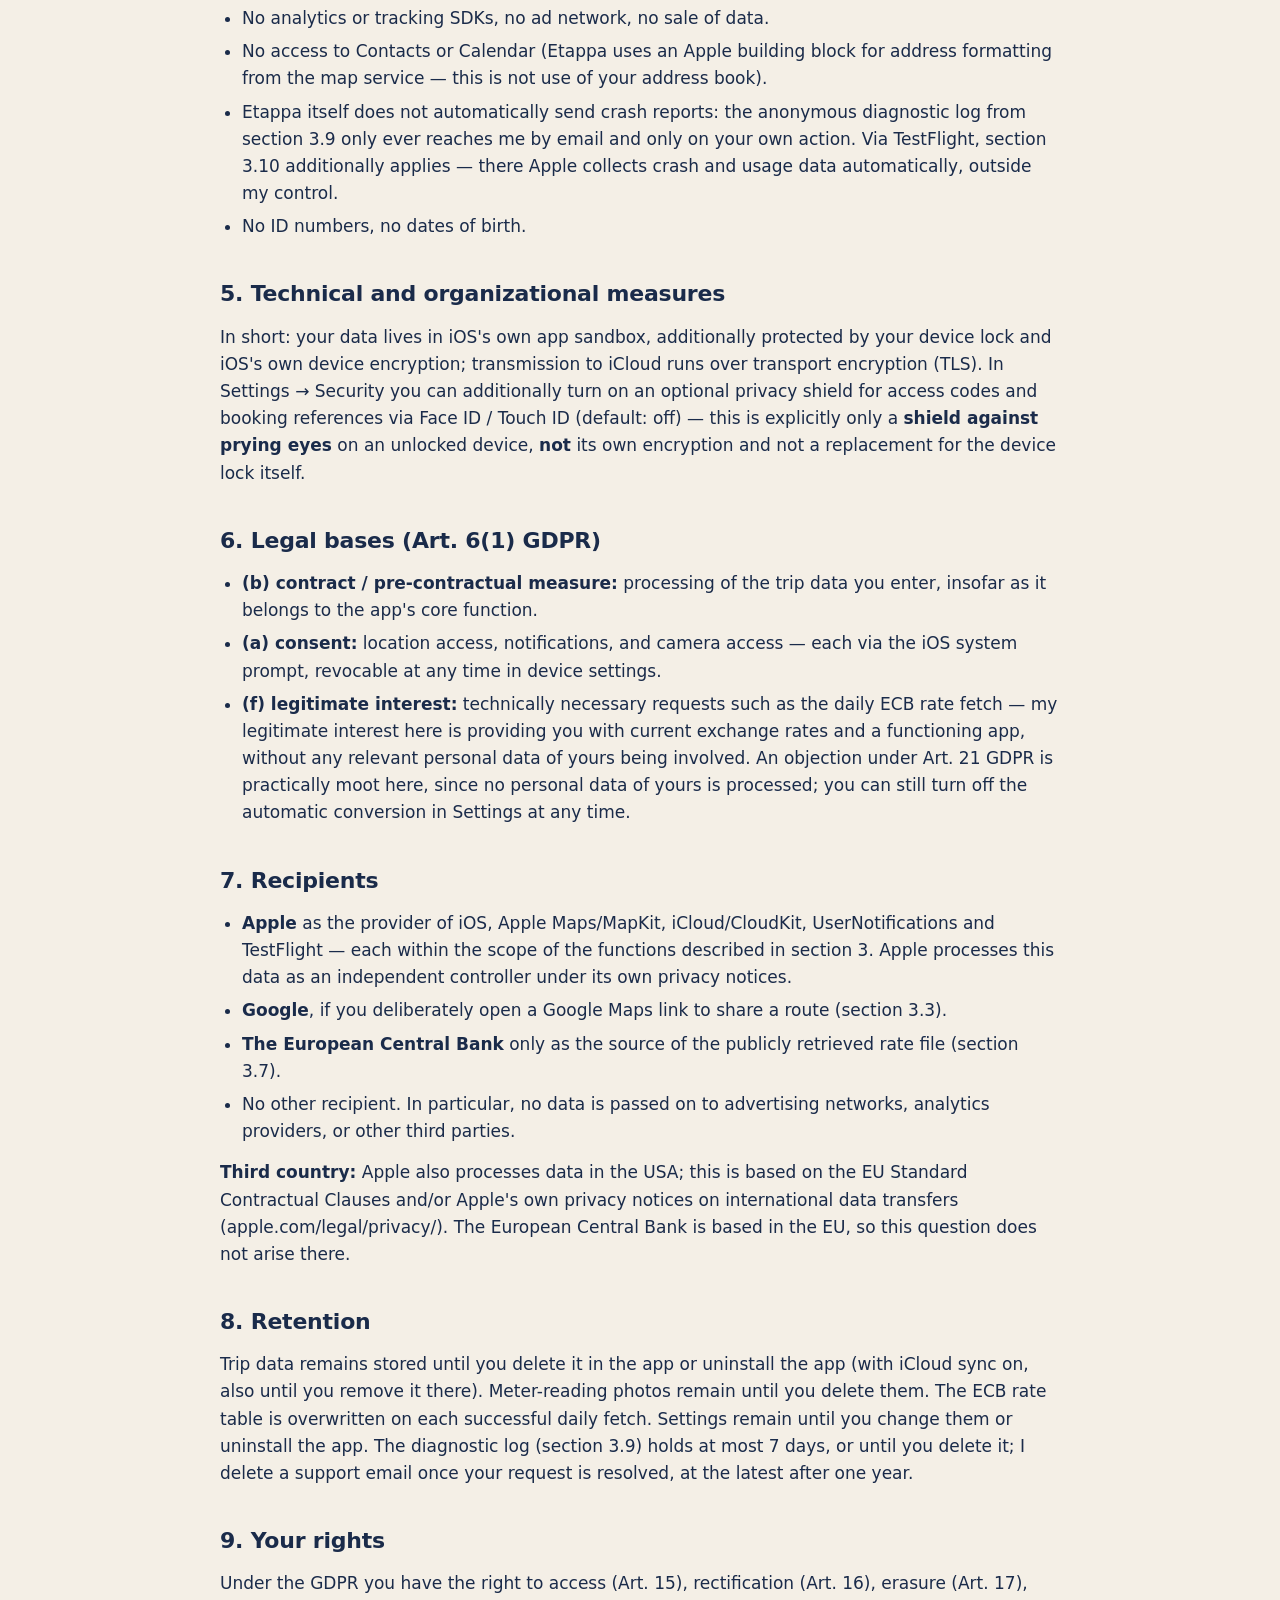
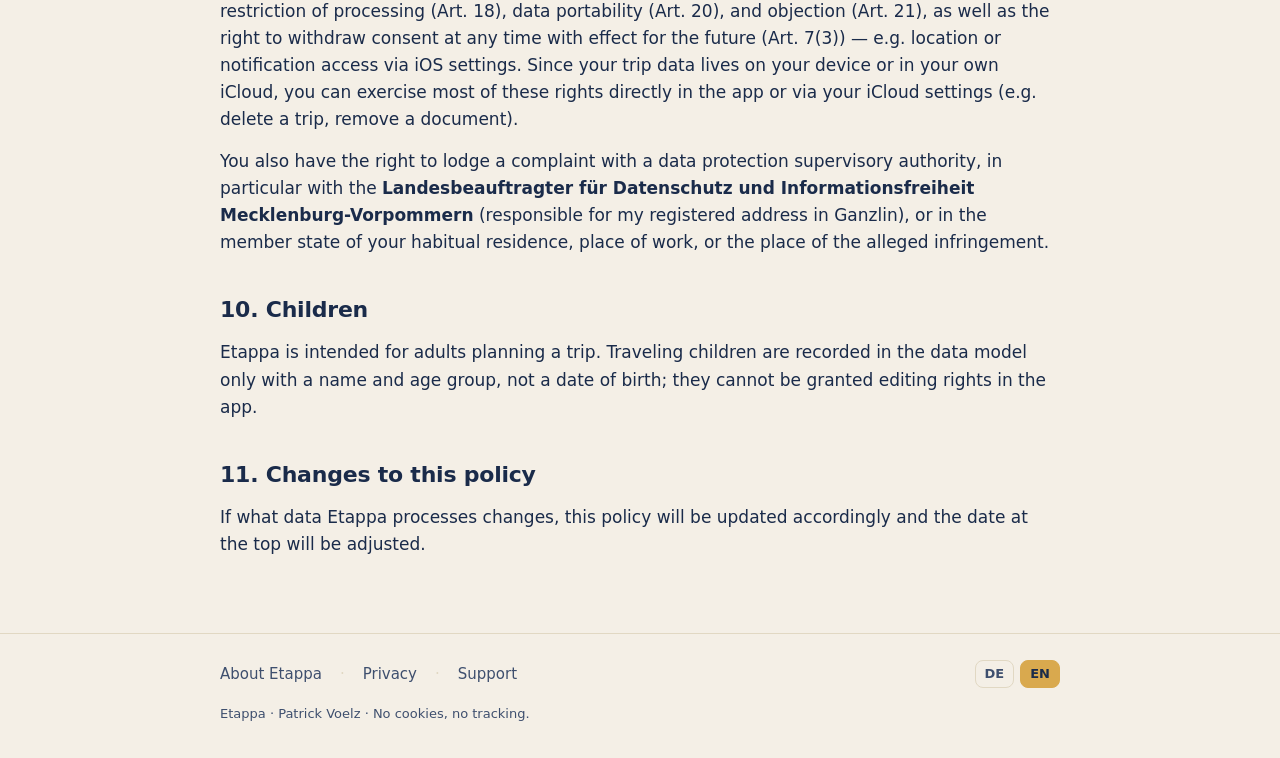
<file: en/index.html>
<!DOCTYPE html>
<html lang="en">
<head>
<meta charset="UTF-8">
<meta name="viewport" content="width=device-width, initial-scale=1">
<title>Privacy – Etappa</title>
<meta name="description" content="Etappa privacy policy: what data is processed, for what purpose and on what legal basis.">
<link rel="icon" href="../assets/favicon.png" type="image/png">
<link rel="apple-touch-icon" href="../assets/favicon.png">
<link rel="stylesheet" href="../assets/style.css">
</head>
<body>
<header class="site-header">
  <div class="wrap">
    <a class="brand" href="index.html">
      <img src="../assets/icon.png" alt="">
      <span class="brand-name">Etappa</span>
    </a>
  </div>
</header>

<main>
  <div class="wrap content">
    <h1>Privacy Policy – Etappa</h1>
    <p class="stand">Last updated: 24 September 2026</p>
<p>This policy describes what data the <strong>Etappa</strong> app processes, for what purpose, and on what legal basis – based on the actual source code. New features only appear here once they are really in the code; until then they are explicitly marked "planned".</p>
<h2>1. Controller</h2>
<p>Patrick Voelz<br>Plauer Str. 3<br>19395 Ganzlin<br>Germany<br><a href="mailto:support@voelz-media.de">support@voelz-media.de</a></p>
<p>For privacy questions, please contact me at the email address above.</p>
<h2>2. Principle</h2>
<p>Etappa is built without its own server. There is <strong>no</strong> sign-up with Etappa, <strong>no</strong> user account with me, and <strong>no</strong> transmission of your trip data to me. Your trips, stages, payments, documents and settings live on your device (SwiftData) and — if you use iCloud sync — additionally in <strong>your own</strong> private iCloud account. I have no access to it.</p>
<p>Etappa uses <strong>no</strong> analytics, tracking, or advertising SDKs and builds no usage profile. There is no tracking in the sense of Apple's App Tracking Transparency framework.</p>
<p>Automated decision-making within the meaning of Art. 22 GDPR or profiling does not take place — every rule notice the app shows (e.g. a night gap, a due payment) is a hint for you to assess yourself, never an automated decision with legal effect on you.</p>
<p>Entering your trip data is voluntary but required to use the corresponding feature — no stages, no timeline; no payment plan, no due-date reminders. Location, camera, and notification access are likewise voluntary: without them, only the dependent extra features stop working (e.g. arrival notifications without location access), the rest of the app stays usable.</p>
<h2>3. What data Etappa processes, and why</h2>
<h3>3.1 Trip data (stages, payments, to-dos, vehicle profile, travelers)</h3>
<p>Titles, dates, places, amounts, notes and similar information you enter yourself for your trip. Purpose: the app's core function — planning and tracking a trip. This data stays on your device, or, with iCloud sync turned on, in your private iCloud database. It is not transmitted to me.</p>
<p><strong>Travelers:</strong> no date of birth is stored, only an age group. <strong>IDs/documents:</strong> Etappa stores, at most, the document type, expiry date and first name of the person — <strong>never an ID number</strong> — and there is no requirement to scan or store an ID at all.</p>
<h3>3.2 Location</h3>
<p>Etappa asks for "While Using" access to</p>
<ul><li>one-time translate your current location into an address for your home profile (setup), and</li><li>detect when you arrive at a stage so it can show you the booking reference and access codes.</li></ul>
<p>Etappa asks for "Always" access <strong>only</strong> when you turn on arrival notifications — that is the only way iOS can detect an arrival by geofence while the app is closed. Without arrival notifications turned on, it stays at "While Using".</p>
<p>The one-time home address lookup and the automatic distance/driving-time calculation use Apple's map services (see 3.3) — for those, the coordinate involved leaves the device toward Apple, not toward me. The geofence monitoring for arrival notifications itself runs on the device via iOS; there is no Etappa server that receives your location, and Etappa builds no movement profile.</p>
<p>Only the address derived from your location is stored, not the location itself, as your home (on your device; with iCloud sync or when sharing your home, also in your iCloud account and with invited participants). You can change or delete it at any time in Settings.</p>
<h3>3.3 Apple Maps (MapKit, location services)</h3>
<p>For address search when creating a stage, automatic calculation of distance and driving time between stages, nearby-place suggestions, the "Look Around" preview, and converting coordinates into countries/addresses, Etappa sends your search text or the relevant coordinates to Apple's map service. <strong>No names, booking references, or other trip data are transmitted</strong> — only search text or coordinates. This automatic calculation can be turned off in Settings.</p>
<p>If you deliberately share a route via the share button (e.g. to the Tesla app or Google Maps), the opened maps link transmits the start and destination coordinates (and, for Google Maps, possibly a few intermediate route points) to Google or Apple Maps — this only happens when you explicitly tap it, never automatically.</p>
<h3>3.4 Local notifications</h3>
<p>Arrival notifications, change notifications for shared trips, and similar reminders are <strong>local</strong> notifications (<code>UserNotifications</code>) triggered by your own device. There is no push delivery of my own via a server; the silent pushes that trigger change notifications for shared trips run over Apple's CloudKit (see 3.6).</p>
<h3>3.5 Photo/camera — meter readings and inventory text recognition</h3>
<p><strong>Meter readings (consumption):</strong> The photo you take as evidence of a meter reading with the camera (camera only, no photo library) is stored as a JPEG locally on your device (an app-owned folder) — it serves as your proof and does not leave the device (except via iCloud sync into your own iCloud account; Etappa does not sync meter photos themselves, see 3.6).</p>
<p><strong>Inventory text recognition:</strong> When filling in an inventory entry, you can have a photo (camera or photo library) taken or picked to pull text from it. Text recognition runs entirely <strong>on-device</strong> via Apple's Vision framework, with no network call. Only the recognized lines of text are carried into the form; the photo itself is discarded afterwards and not stored. Etappa does not request its own photo-library permission for this — <code>PhotosPicker</code> runs in a process separate from the app.</p>
<h3>3.6 iCloud/CloudKit and sharing</h3>
<p>Etappa syncs your trip data between your own devices via your <strong>private</strong> iCloud database by default (<code>iCloudSyncEnabled</code>, default <strong>on</strong>). Without an iCloud account or without a network connection, Etappa keeps working locally without any change, nothing is lost. Your trip data is encrypted in transit and at rest on Apple's servers, within <strong>your own</strong> iCloud account — I have no access to it, as is the case for any app using Apple's CloudKit service.</p>
<p>A single trip or your whole home profile can also be shared with other people via iCloud (<code>CKShare</code>), with the role "editor" or "viewer":</p>
<ul><li>Whoever is invited to your <strong>home</strong> sees the home profile, all inventory entries (without their photos and notes — those stay on the respective device), and all trips that live in the home — in full, including booking references, access codes, and payment details.</li><li>Whoever is invited to a <strong>single trip</strong> sees that trip in full (booking references, codes, payments); of the home's inventory entries, only short notes travel along (type and country, e.g. "Austria vignette"), never photos or notes.</li><li>Changes are distributed between devices via silent push notifications; participants additionally get a visible, local notification (e.g. "Anna changed "Summer at the Baltic Sea"", without further content) — switchable off under Settings → On the Road.</li></ul>
<p>Your data is always encrypted in transit and at rest on Apple's servers — <strong>not end-to-end encrypted</strong>, not even for individual fields. Apple can technically access this data to the extent required to provide the service, unless you have enabled Advanced Data Protection for iCloud. Reviewing "Advanced Data Protection for iCloud" in your device's iCloud settings is a sensible thing to do.</p>
<p>This policy is updated whenever sharing is extended, and the app points this out before you use such a feature for the first time (e.g. the notice at the sharing entry point: "Everyone you invite sees the whole trip, including booking references and codes.").</p>
<h3>3.7 Exchange rates (European Central Bank)</h3>
<p>For currency conversion, Etappa fetches a public, non-personalized rate file from the European Central Bank once per calendar day (<code>https://www.ecb.europa.eu/stats/eurofxref/eurofxref-daily.xml</code>, a plain GET request, no sign-in, no API key). This transmits <strong>no</strong> trip, amount, or personal data whatsoever — only a public file is retrieved; technically unavoidable, as with any network request, is that your device's IP address reaches the ECB. The most recently fetched rate table is cached locally so conversion also works offline.</p>
<h3>3.8 Settings (UserDefaults)</h3>
<p>Etappa stores app settings (e.g. "arrival notifications on/off", appearance, muted rule hints) in <code>UserDefaults</code> — locally, in Etappa's own app container, with no onward transmission.</p>
<p>In addition, Etappa stores a single value in the iCloud key-value store of your own iCloud account (<code>NSUbiquitousKeyValueStore</code>): whether setup has been completed on one of your devices (yes/no). This lets another device with the same Apple ID wait for your data instead of asking you to set up again. No content, addresses or trip data are stored there.</p>
<h3>3.9 Feedback and diagnostic log</h3>
<p>Via Settings → Help and Information → "Send Feedback" you can prepare an email to me, <a href="mailto:support@voelz-media.de">support@voelz-media.de</a>. Before anything is sent, the app or the mail app shows you the text: app version, build, system version and device type are included automatically — you write your own message on top, no trip data is included. If you write to this address, I process your email address and the content of your message in order to reply; I delete the history once your request is resolved, at the latest after one year.</p>
<p>Before sending, you can additionally check a <strong>box</strong> to attach a diagnostic log (default: on, with a preview of its content before anything is attached). It lives exclusively locally on your device (Application Support folder, excluded from the iCloud backup), rolling over at most 7 days and 1 MB, and contains exclusively technical, anonymous entries: timestamps, app/system version, device model, language/region, event type (e.g. app launch, view opened, action performed), errors with domain/code and the location in the code, storage and sync errors (CloudKit error code, sync state), permission status for notifications/location, setting states, counts (number of trips/stages/documents, shared yes/no, role), durations of slow operations, and a crash/hang hint via Apple's <code>MetricKit</code>. <strong>Never</strong> included: trip titles, addresses, codes, booking references, names, or any other trip data — the interface simply does not allow that kind of content in.</p>
<p>The log is never transmitted automatically or in the background, only when you attach it to a feedback email. In Settings → Help and Information you can remove it at any time via "Delete diagnostic log".</p>
<h3>3.10 TestFlight (beta testing)</h3>
<p>If you install Etappa via TestFlight, Apple automatically collects crash logs and usage data and makes them available to me in App Store Connect — Apple controls this, not Etappa; an opt-out in iOS Settings does not apply here. If you send feedback via TestFlight (text, screenshot), your name and email address from the TestFlight invitation may be sent along, unless you joined via a public link. This data is used only for troubleshooting and app improvement, is not passed on to third parties, and is not linked to your trip data in the app. Details: Apple, "TestFlight &amp; Privacy" (apple.com/legal/privacy/data/en/test-flight/).</p>
<h2>4. What Etappa does not do</h2>
<ul><li>No analytics or tracking SDKs, no ad network, no sale of data.</li><li>No access to Contacts or Calendar (Etappa uses an Apple building block for address formatting from the map service — this is not use of your address book).</li><li>Etappa itself does not automatically send crash reports: the anonymous diagnostic log from section 3.9 only ever reaches me by email and only on your own action. Via TestFlight, section 3.10 additionally applies — there Apple collects crash and usage data automatically, outside my control.</li><li>No ID numbers, no dates of birth.</li></ul>
<h2>5. Technical and organizational measures</h2>
<p>In short: your data lives in iOS's own app sandbox, additionally protected by your device lock and iOS's own device encryption; transmission to iCloud runs over transport encryption (TLS). In Settings → Security you can additionally turn on an optional privacy shield for access codes and booking references via Face ID / Touch ID (default: off) — this is explicitly only a <strong>shield against prying eyes</strong> on an unlocked device, <strong>not</strong> its own encryption and not a replacement for the device lock itself.</p>
<h2>6. Legal bases (Art. 6(1) GDPR)</h2>
<ul><li><strong>(b) contract / pre-contractual measure:</strong> processing of the trip data you enter, insofar as it belongs to the app's core function.</li><li><strong>(a) consent:</strong> location access, notifications, and camera access — each via the iOS system prompt, revocable at any time in device settings.</li><li><strong>(f) legitimate interest:</strong> technically necessary requests such as the daily ECB rate fetch — my legitimate interest here is providing you with current exchange rates and a functioning app, without any relevant personal data of yours being involved. An objection under Art. 21 GDPR is practically moot here, since no personal data of yours is processed; you can still turn off the automatic conversion in Settings at any time.</li></ul>
<h2>7. Recipients</h2>
<ul><li><strong>Apple</strong> as the provider of iOS, Apple Maps/MapKit, iCloud/CloudKit, UserNotifications and TestFlight — each within the scope of the functions described in section 3. Apple processes this data as an independent controller under its own privacy notices.</li><li><strong>Google</strong>, if you deliberately open a Google Maps link to share a route (section 3.3).</li><li><strong>The European Central Bank</strong> only as the source of the publicly retrieved rate file (section 3.7).</li><li>No other recipient. In particular, no data is passed on to advertising networks, analytics providers, or other third parties.</li></ul>
<p><strong>Third country:</strong> Apple also processes data in the USA; this is based on the EU Standard Contractual Clauses and/or Apple's own privacy notices on international data transfers (apple.com/legal/privacy/). The European Central Bank is based in the EU, so this question does not arise there.</p>
<h2>8. Retention</h2>
<p>Trip data remains stored until you delete it in the app or uninstall the app (with iCloud sync on, also until you remove it there). Meter-reading photos remain until you delete them. The ECB rate table is overwritten on each successful daily fetch. Settings remain until you change them or uninstall the app. The diagnostic log (section 3.9) holds at most 7 days, or until you delete it; I delete a support email once your request is resolved, at the latest after one year.</p>
<h2>9. Your rights</h2>
<p>Under the GDPR you have the right to access (Art. 15), rectification (Art. 16), erasure (Art. 17), restriction of processing (Art. 18), data portability (Art. 20), and objection (Art. 21), as well as the right to withdraw consent at any time with effect for the future (Art. 7(3)) — e.g. location or notification access via iOS settings. Since your trip data lives on your device or in your own iCloud, you can exercise most of these rights directly in the app or via your iCloud settings (e.g. delete a trip, remove a document).</p>
<p>You also have the right to lodge a complaint with a data protection supervisory authority, in particular with the <strong>Landesbeauftragter für Datenschutz und Informationsfreiheit Mecklenburg-Vorpommern</strong> (responsible for my registered address in Ganzlin), or in the member state of your habitual residence, place of work, or the place of the alleged infringement.</p>
<h2>10. Children</h2>
<p>Etappa is intended for adults planning a trip. Traveling children are recorded in the data model only with a name and age group, not a date of birth; they cannot be granted editing rights in the app.</p>
<h2>11. Changes to this policy</h2>
<p>If what data Etappa processes changes, this policy will be updated accordingly and the date at the top will be adjusted.</p>
  </div>
</main>

<footer class="site-footer">
  <div class="wrap">
    <nav class="footer-nav" aria-label="Legal">
      <a href="app.html">About Etappa</a>
      <span class="sep">·</span>
      <a href="index.html">Privacy</a>
      <span class="sep">·</span>
      <a href="support.html">Support</a>
      <span class="footer-lang" aria-label="Language">
        <a href="../index.html">DE</a>
        <a href="index.html" aria-current="true">EN</a>
      </span>
    </nav>
    <p class="footer-note">Etappa · Patrick Voelz · No cookies, no tracking.</p>
  </div>
</footer>
</body>
</html>
</file>
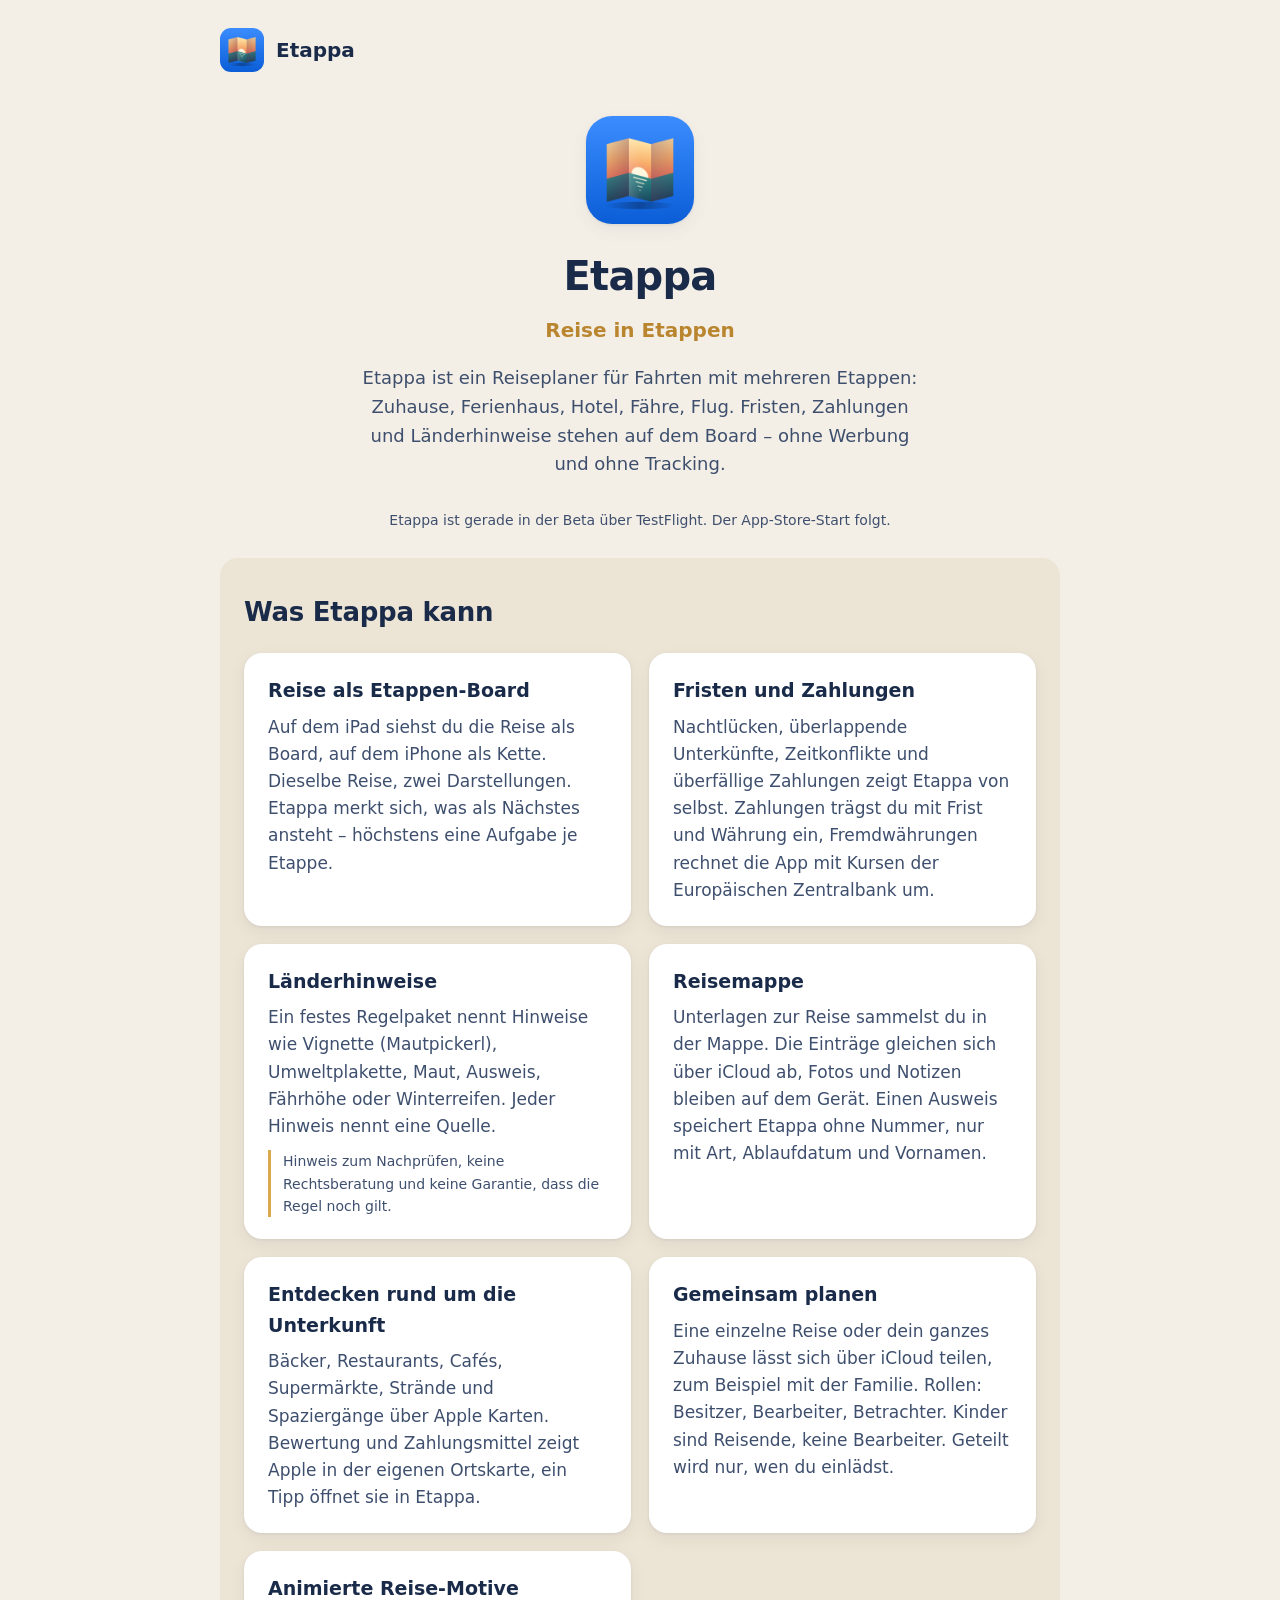
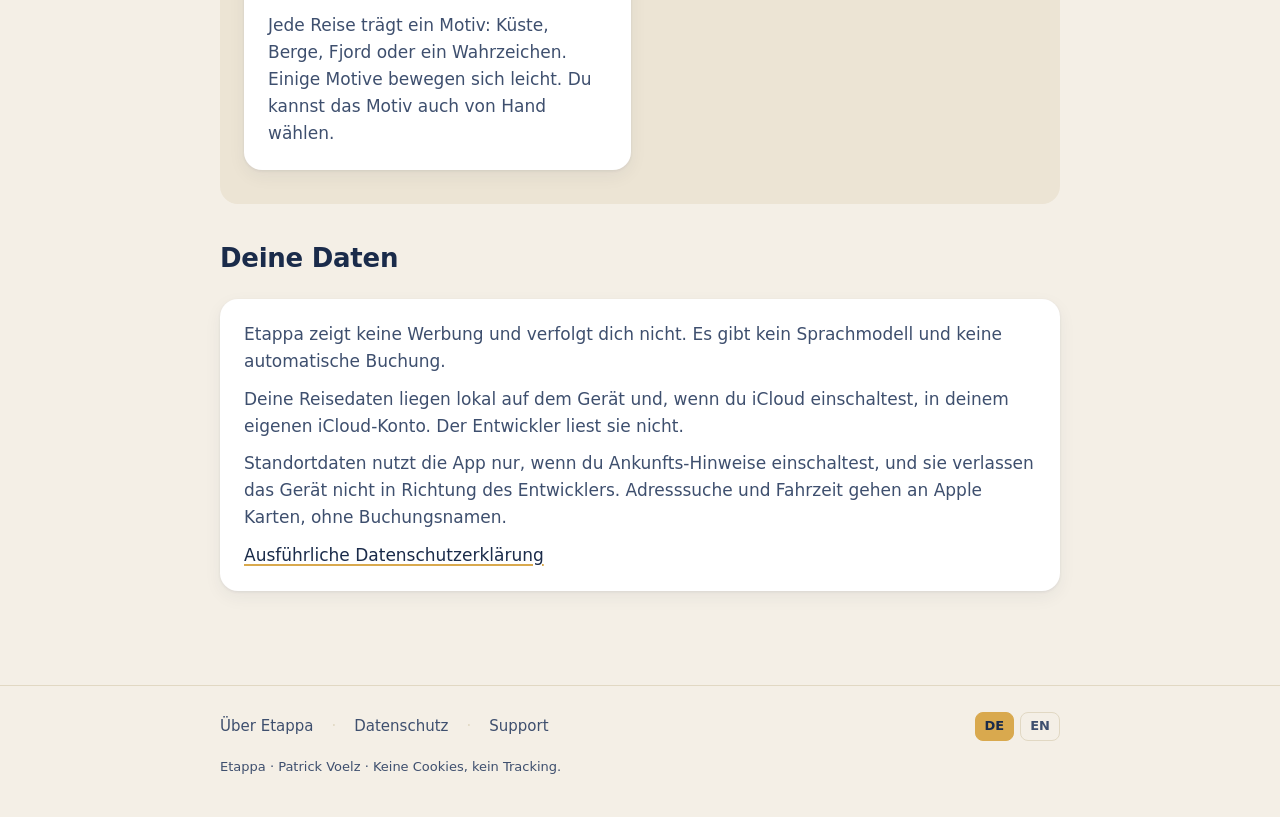
<file: app.html>
<!DOCTYPE html>
<html lang="de">
<head>
<meta charset="UTF-8">
<meta name="viewport" content="width=device-width, initial-scale=1">
<title>Etappa – Reise in Etappen</title>
<meta name="description" content="Etappa ist ein Reiseplaner für Reisen mit mehreren Etappen: Fristen, Zahlungen und Länderhinweise auf einen Blick. Kein Tracking, keine Werbung.">
<link rel="icon" href="assets/favicon.png" type="image/png">
<link rel="apple-touch-icon" href="assets/favicon.png">
<link rel="stylesheet" href="assets/style.css">
</head>
<body>
<header class="site-header">
  <div class="wrap">
    <a class="brand" href="app.html">
      <img src="assets/icon.png" alt="">
      <span class="brand-name">Etappa</span>
    </a>
  </div>
</header>

<main>
  <div class="wrap">
    <section class="hero">
      <img class="hero-icon" src="assets/icon.png" alt="App-Symbol von Etappa">
      <h1>Etappa</h1>
      <p class="subtitle">Reise in Etappen</p>
      <p class="intro">Etappa ist ein Reiseplaner für Fahrten mit mehreren Etappen: Zuhause, Ferienhaus, Hotel, Fähre, Flug. Fristen, Zahlungen und Länderhinweise stehen auf dem Board – ohne Werbung und ohne Tracking.</p>

      <p class="hint">Etappa ist gerade in der Beta über TestFlight. Der App-Store-Start folgt.</p>
    </section>

    <section class="alt">
      <div class="wrap" style="padding: 0 24px;">
        <h2>Was Etappa kann</h2>
        <div class="feature-grid">
          <div class="card">
            <h3>Reise als Etappen-Board</h3>
            <p>Auf dem iPad siehst du die Reise als Board, auf dem iPhone als Kette. Dieselbe Reise, zwei Darstellungen. Etappa merkt sich, was als Nächstes ansteht – höchstens eine Aufgabe je Etappe.</p>
          </div>
          <div class="card">
            <h3>Fristen und Zahlungen</h3>
            <p>Nachtlücken, überlappende Unterkünfte, Zeitkonflikte und überfällige Zahlungen zeigt Etappa von selbst. Zahlungen trägst du mit Frist und Währung ein, Fremdwährungen rechnet die App mit Kursen der Europäischen Zentralbank um.</p>
          </div>
          <div class="card">
            <h3>Länderhinweise</h3>
            <p>Ein festes Regelpaket nennt Hinweise wie Vignette (Mautpickerl), Umweltplakette, Maut, Ausweis, Fährhöhe oder Winterreifen. Jeder Hinweis nennt eine Quelle.</p>
            <p class="note">Hinweis zum Nachprüfen, keine Rechtsberatung und keine Garantie, dass die Regel noch gilt.</p>
          </div>
          <div class="card">
            <h3>Reisemappe</h3>
            <p>Unterlagen zur Reise sammelst du in der Mappe. Die Einträge gleichen sich über iCloud ab, Fotos und Notizen bleiben auf dem Gerät. Einen Ausweis speichert Etappa ohne Nummer, nur mit Art, Ablaufdatum und Vornamen.</p>
          </div>
          <div class="card">
            <h3>Entdecken rund um die Unterkunft</h3>
            <p>Bäcker, Restaurants, Cafés, Supermärkte, Strände und Spaziergänge über Apple Karten. Bewertung und Zahlungsmittel zeigt Apple in der eigenen Ortskarte, ein Tipp öffnet sie in Etappa.</p>
          </div>
          <div class="card">
            <h3>Gemeinsam planen</h3>
            <p>Eine einzelne Reise oder dein ganzes Zuhause lässt sich über iCloud teilen, zum Beispiel mit der Familie. Rollen: Besitzer, Bearbeiter, Betrachter. Kinder sind Reisende, keine Bearbeiter. Geteilt wird nur, wen du einlädst.</p>
          </div>
          <div class="card">
            <h3>Animierte Reise-Motive</h3>
            <p>Jede Reise trägt ein Motiv: Küste, Berge, Fjord oder ein Wahrzeichen. Einige Motive bewegen sich leicht. Du kannst das Motiv auch von Hand wählen.</p>
          </div>
        </div>
      </div>
    </section>

    <section id="deine-daten">
      <h2>Deine Daten</h2>
      <div class="card">
        <p>Etappa zeigt keine Werbung und verfolgt dich nicht. Es gibt kein Sprachmodell und keine automatische Buchung.</p>
        <p>Deine Reisedaten liegen lokal auf dem Gerät und, wenn du iCloud einschaltest, in deinem eigenen iCloud-Konto. Der Entwickler liest sie nicht.</p>
        <p>Standortdaten nutzt die App nur, wenn du Ankunfts-Hinweise einschaltest, und sie verlassen das Gerät nicht in Richtung des Entwicklers. Adresssuche und Fahrzeit gehen an Apple Karten, ohne Buchungsnamen.</p>
        <p><a href="index.html">Ausführliche Datenschutzerklärung</a></p>
      </div>
    </section>
  </div>
</main>

<footer class="site-footer">
  <div class="wrap">
    <nav class="footer-nav" aria-label="Rechtliches">
      <a href="app.html">Über Etappa</a>
      <span class="sep">·</span>
      <a href="index.html">Datenschutz</a>
      <span class="sep">·</span>
      <a href="support.html">Support</a>
      <span class="footer-lang" aria-label="Sprache">
        <a href="app.html" aria-current="true">DE</a>
        <a href="en/app.html">EN</a>
      </span>
    </nav>
    <p class="footer-note">Etappa · Patrick Voelz · Keine Cookies, kein Tracking.</p>
  </div>
</footer>
</body>
</html>
</file>
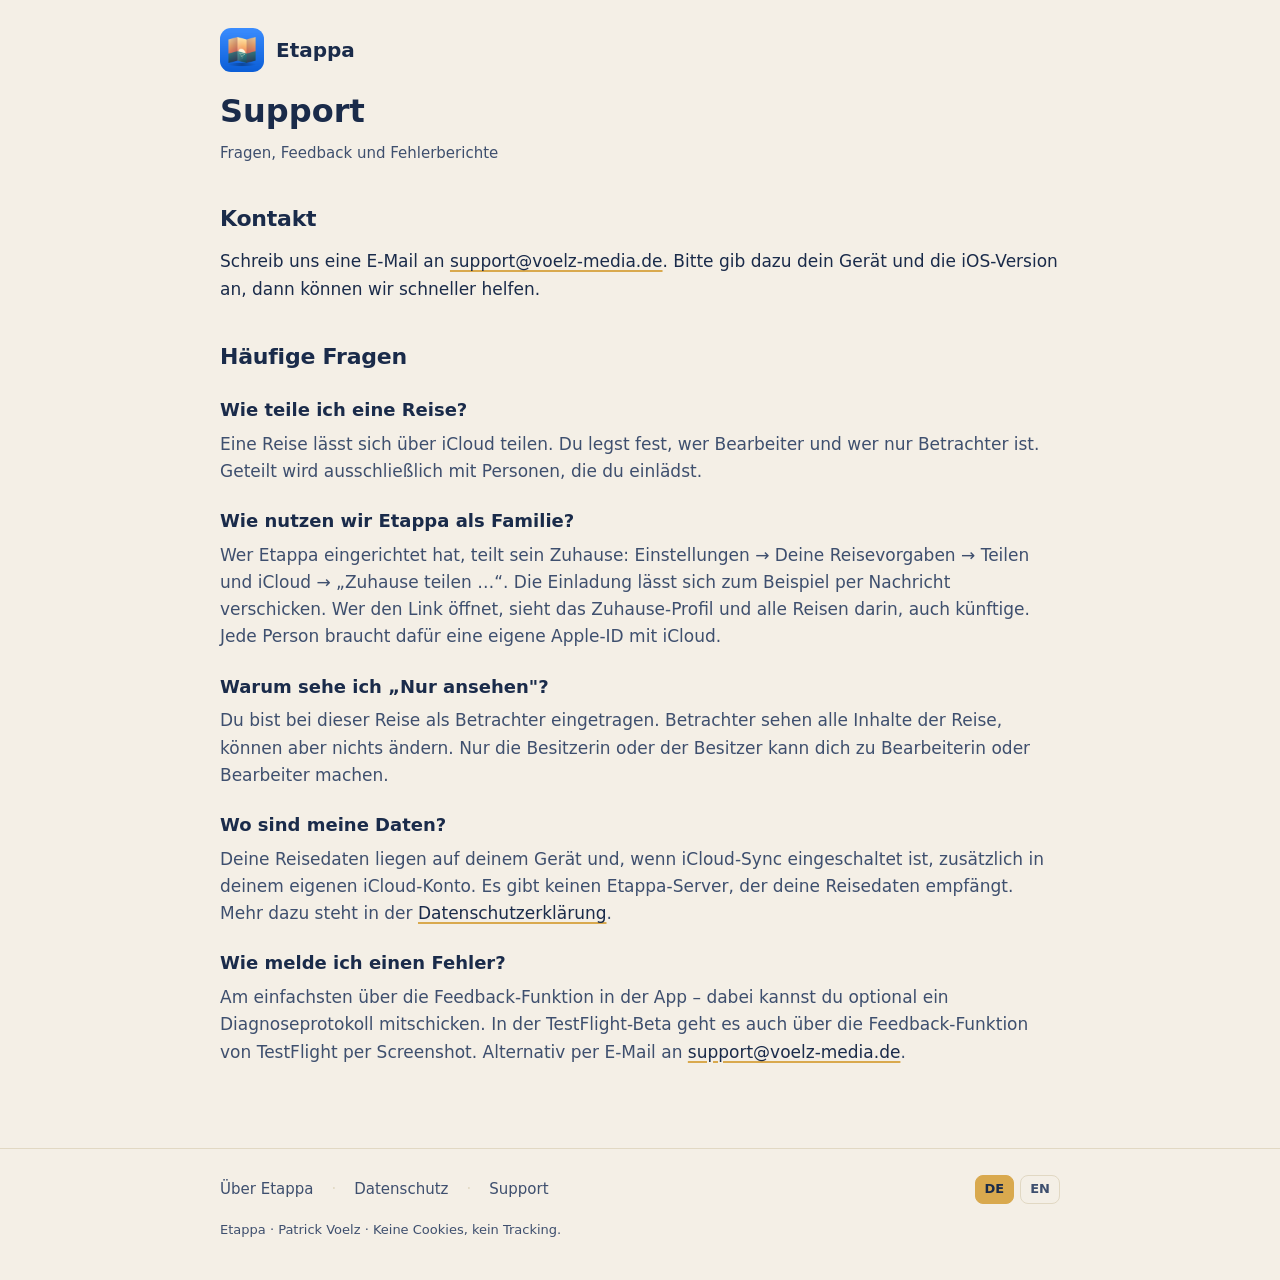
<file: support.html>
<!DOCTYPE html>
<html lang="de">
<head>
<meta charset="UTF-8">
<meta name="viewport" content="width=device-width, initial-scale=1">
<title>Support – Etappa</title>
<meta name="description" content="Support für Etappa: Kontakt und häufige Fragen.">
<link rel="icon" href="assets/favicon.png" type="image/png">
<link rel="apple-touch-icon" href="assets/favicon.png">
<link rel="stylesheet" href="assets/style.css">
</head>
<body>
<header class="site-header">
  <div class="wrap">
    <a class="brand" href="index.html">
      <img src="assets/icon.png" alt="">
      <span class="brand-name">Etappa</span>
    </a>
  </div>
</header>

<main>
  <div class="wrap content">
    <h1>Support</h1>
    <p class="stand">Fragen, Feedback und Fehlerberichte</p>

    <h2>Kontakt</h2>
    <p>Schreib uns eine E-Mail an <a href="mailto:support@voelz-media.de">support@voelz-media.de</a>. Bitte gib dazu dein Gerät und die iOS-Version an, dann können wir schneller helfen.</p>

    <h2>Häufige Fragen</h2>

    <div class="faq-item">
      <h3>Wie teile ich eine Reise?</h3>
      <p>Eine Reise lässt sich über iCloud teilen. Du legst fest, wer Bearbeiter und wer nur Betrachter ist. Geteilt wird ausschließlich mit Personen, die du einlädst.</p>
    </div>

    <div class="faq-item">
      <h3>Wie nutzen wir Etappa als Familie?</h3>
      <p>Wer Etappa eingerichtet hat, teilt sein Zuhause: Einstellungen → Deine Reisevorgaben → Teilen und iCloud → „Zuhause teilen …“. Die Einladung lässt sich zum Beispiel per Nachricht verschicken. Wer den Link öffnet, sieht das Zuhause-Profil und alle Reisen darin, auch künftige. Jede Person braucht dafür eine eigene Apple-ID mit iCloud.</p>
    </div>

    <div class="faq-item">
      <h3>Warum sehe ich „Nur ansehen"?</h3>
      <p>Du bist bei dieser Reise als Betrachter eingetragen. Betrachter sehen alle Inhalte der Reise, können aber nichts ändern. Nur die Besitzerin oder der Besitzer kann dich zu Bearbeiterin oder Bearbeiter machen.</p>
    </div>

    <div class="faq-item">
      <h3>Wo sind meine Daten?</h3>
      <p>Deine Reisedaten liegen auf deinem Gerät und, wenn iCloud-Sync eingeschaltet ist, zusätzlich in deinem eigenen iCloud-Konto. Es gibt keinen Etappa-Server, der deine Reisedaten empfängt. Mehr dazu steht in der <a href="index.html">Datenschutzerklärung</a>.</p>
    </div>

    <div class="faq-item">
      <h3>Wie melde ich einen Fehler?</h3>
      <p>Am einfachsten über die Feedback-Funktion in der App – dabei kannst du optional ein Diagnoseprotokoll mitschicken. In der TestFlight-Beta geht es auch über die Feedback-Funktion von TestFlight per Screenshot. Alternativ per E-Mail an <a href="mailto:support@voelz-media.de">support@voelz-media.de</a>.</p>
    </div>
  </div>
</main>

<footer class="site-footer">
  <div class="wrap">
    <nav class="footer-nav" aria-label="Rechtliches">
      <a href="app.html">Über Etappa</a>
      <span class="sep">·</span>
      <a href="index.html">Datenschutz</a>
      <span class="sep">·</span>
      <a href="support.html">Support</a>
      <span class="footer-lang" aria-label="Sprache">
        <a href="support.html" aria-current="true">DE</a>
        <a href="en/support.html">EN</a>
      </span>
    </nav>
    <p class="footer-note">Etappa · Patrick Voelz · Keine Cookies, kein Tracking.</p>
  </div>
</footer>
</body>
</html>
</file>
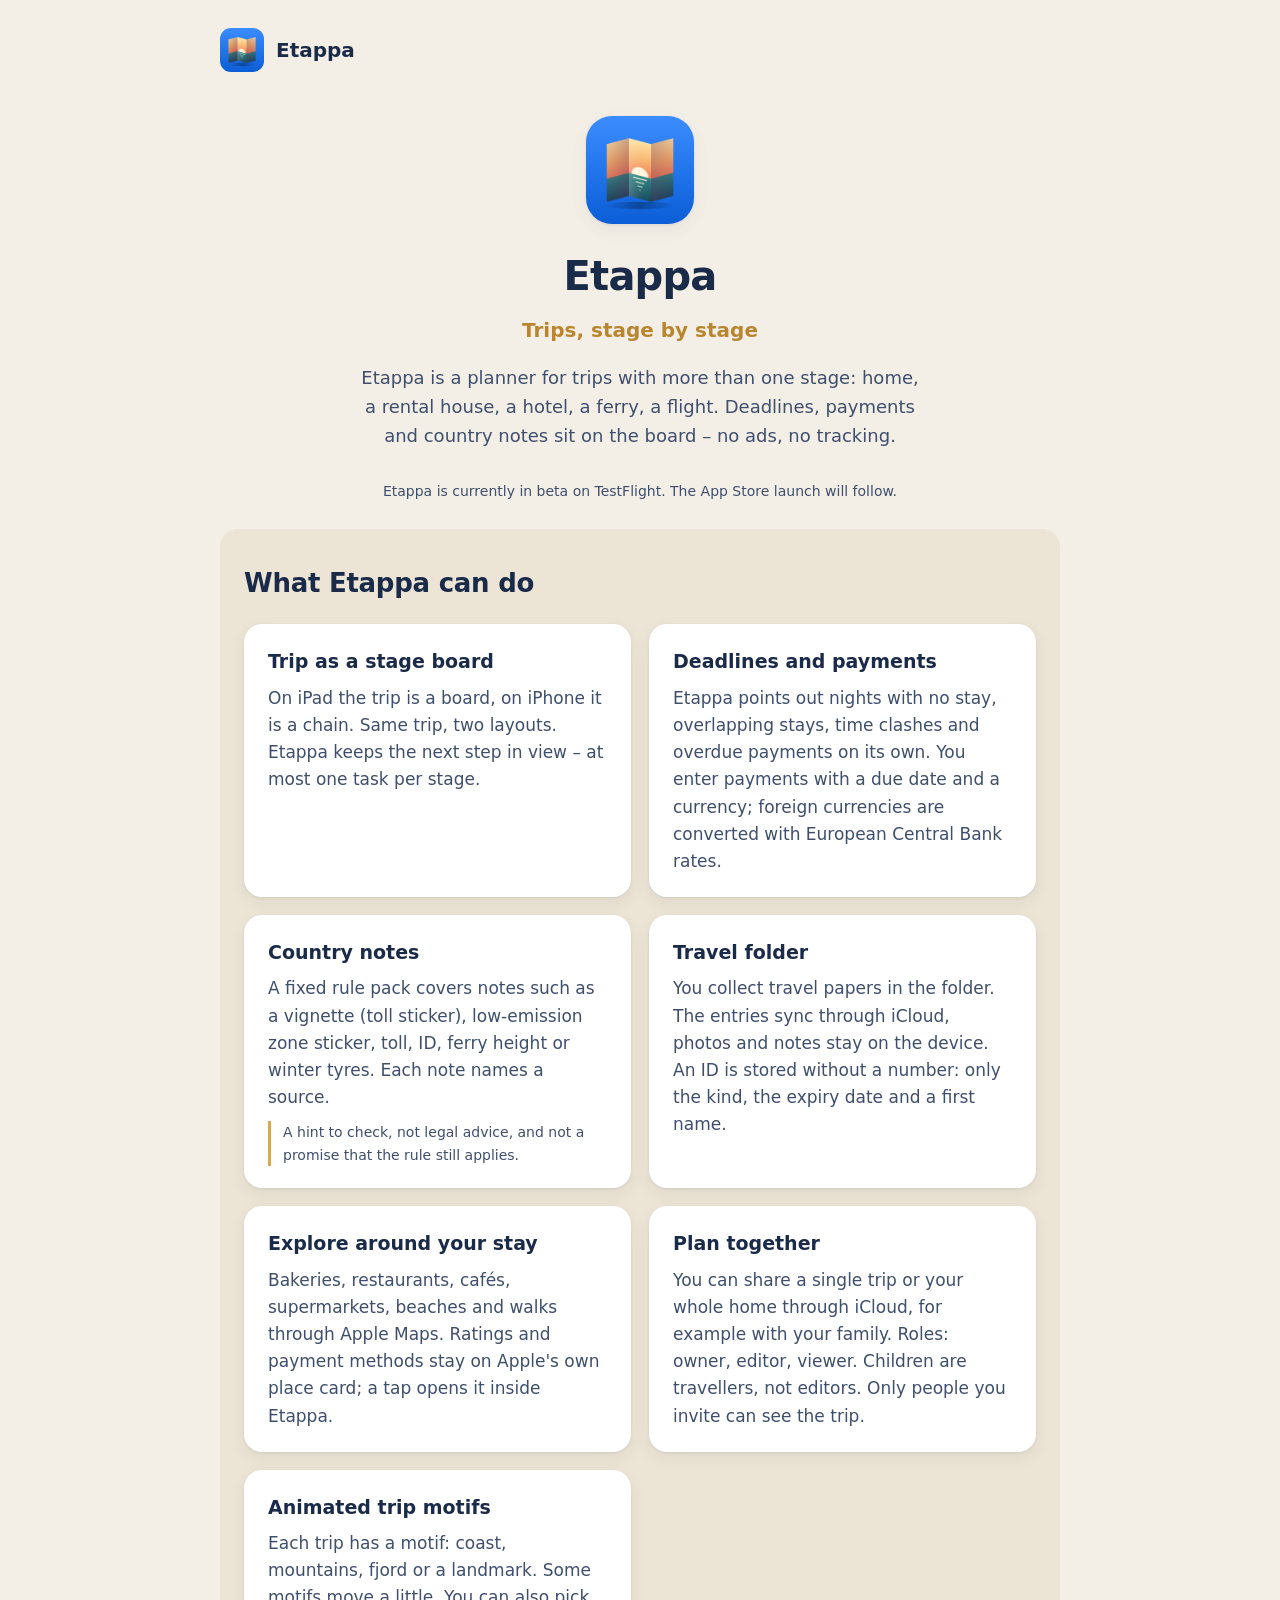
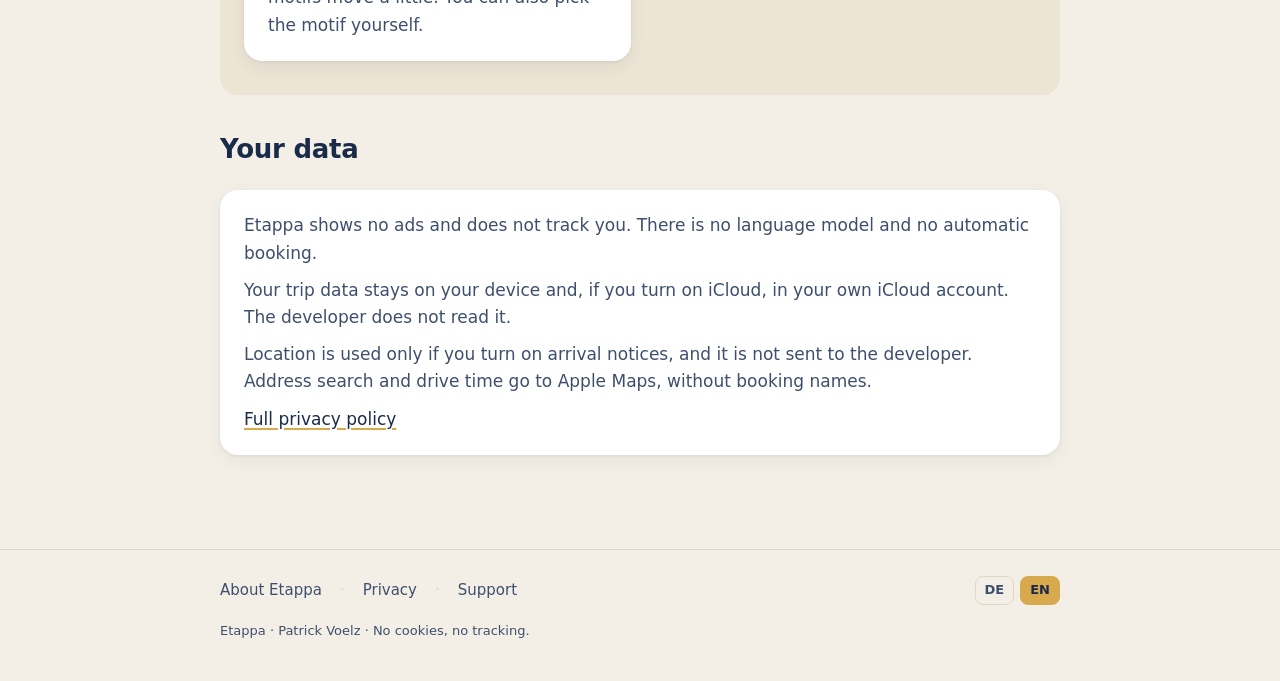
<file: en/app.html>
<!DOCTYPE html>
<html lang="en">
<head>
<meta charset="UTF-8">
<meta name="viewport" content="width=device-width, initial-scale=1">
<title>Etappa – Trips, stage by stage</title>
<meta name="description" content="Etappa is a trip planner for journeys with more than one stage: deadlines, payments and country notes at a glance. No tracking, no ads.">
<link rel="icon" href="../assets/favicon.png" type="image/png">
<link rel="apple-touch-icon" href="../assets/favicon.png">
<link rel="stylesheet" href="../assets/style.css">
</head>
<body>
<header class="site-header">
  <div class="wrap">
    <a class="brand" href="app.html">
      <img src="../assets/icon.png" alt="">
      <span class="brand-name">Etappa</span>
    </a>
  </div>
</header>

<main>
  <div class="wrap">
    <section class="hero">
      <img class="hero-icon" src="../assets/icon.png" alt="Etappa app icon">
      <h1>Etappa</h1>
      <p class="subtitle">Trips, stage by stage</p>
      <p class="intro">Etappa is a planner for trips with more than one stage: home, a rental house, a hotel, a ferry, a flight. Deadlines, payments and country notes sit on the board – no ads, no tracking.</p>

      <p class="hint">Etappa is currently in beta on TestFlight. The App Store launch will follow.</p>
    </section>

    <section class="alt">
      <div class="wrap" style="padding: 0 24px;">
        <h2>What Etappa can do</h2>
        <div class="feature-grid">
          <div class="card">
            <h3>Trip as a stage board</h3>
            <p>On iPad the trip is a board, on iPhone it is a chain. Same trip, two layouts. Etappa keeps the next step in view – at most one task per stage.</p>
          </div>
          <div class="card">
            <h3>Deadlines and payments</h3>
            <p>Etappa points out nights with no stay, overlapping stays, time clashes and overdue payments on its own. You enter payments with a due date and a currency; foreign currencies are converted with European Central Bank rates.</p>
          </div>
          <div class="card">
            <h3>Country notes</h3>
            <p>A fixed rule pack covers notes such as a vignette (toll sticker), low-emission zone sticker, toll, ID, ferry height or winter tyres. Each note names a source.</p>
            <p class="note">A hint to check, not legal advice, and not a promise that the rule still applies.</p>
          </div>
          <div class="card">
            <h3>Travel folder</h3>
            <p>You collect travel papers in the folder. The entries sync through iCloud, photos and notes stay on the device. An ID is stored without a number: only the kind, the expiry date and a first name.</p>
          </div>
          <div class="card">
            <h3>Explore around your stay</h3>
            <p>Bakeries, restaurants, cafés, supermarkets, beaches and walks through Apple Maps. Ratings and payment methods stay on Apple's own place card; a tap opens it inside Etappa.</p>
          </div>
          <div class="card">
            <h3>Plan together</h3>
            <p>You can share a single trip or your whole home through iCloud, for example with your family. Roles: owner, editor, viewer. Children are travellers, not editors. Only people you invite can see the trip.</p>
          </div>
          <div class="card">
            <h3>Animated trip motifs</h3>
            <p>Each trip has a motif: coast, mountains, fjord or a landmark. Some motifs move a little. You can also pick the motif yourself.</p>
          </div>
        </div>
      </div>
    </section>

    <section id="your-data">
      <h2>Your data</h2>
      <div class="card">
        <p>Etappa shows no ads and does not track you. There is no language model and no automatic booking.</p>
        <p>Your trip data stays on your device and, if you turn on iCloud, in your own iCloud account. The developer does not read it.</p>
        <p>Location is used only if you turn on arrival notices, and it is not sent to the developer. Address search and drive time go to Apple Maps, without booking names.</p>
        <p><a href="index.html">Full privacy policy</a></p>
      </div>
    </section>
  </div>
</main>

<footer class="site-footer">
  <div class="wrap">
    <nav class="footer-nav" aria-label="Legal">
      <a href="app.html">About Etappa</a>
      <span class="sep">·</span>
      <a href="index.html">Privacy</a>
      <span class="sep">·</span>
      <a href="support.html">Support</a>
      <span class="footer-lang" aria-label="Language">
        <a href="../app.html">DE</a>
        <a href="app.html" aria-current="true">EN</a>
      </span>
    </nav>
    <p class="footer-note">Etappa · Patrick Voelz · No cookies, no tracking.</p>
  </div>
</footer>
</body>
</html>
</file>
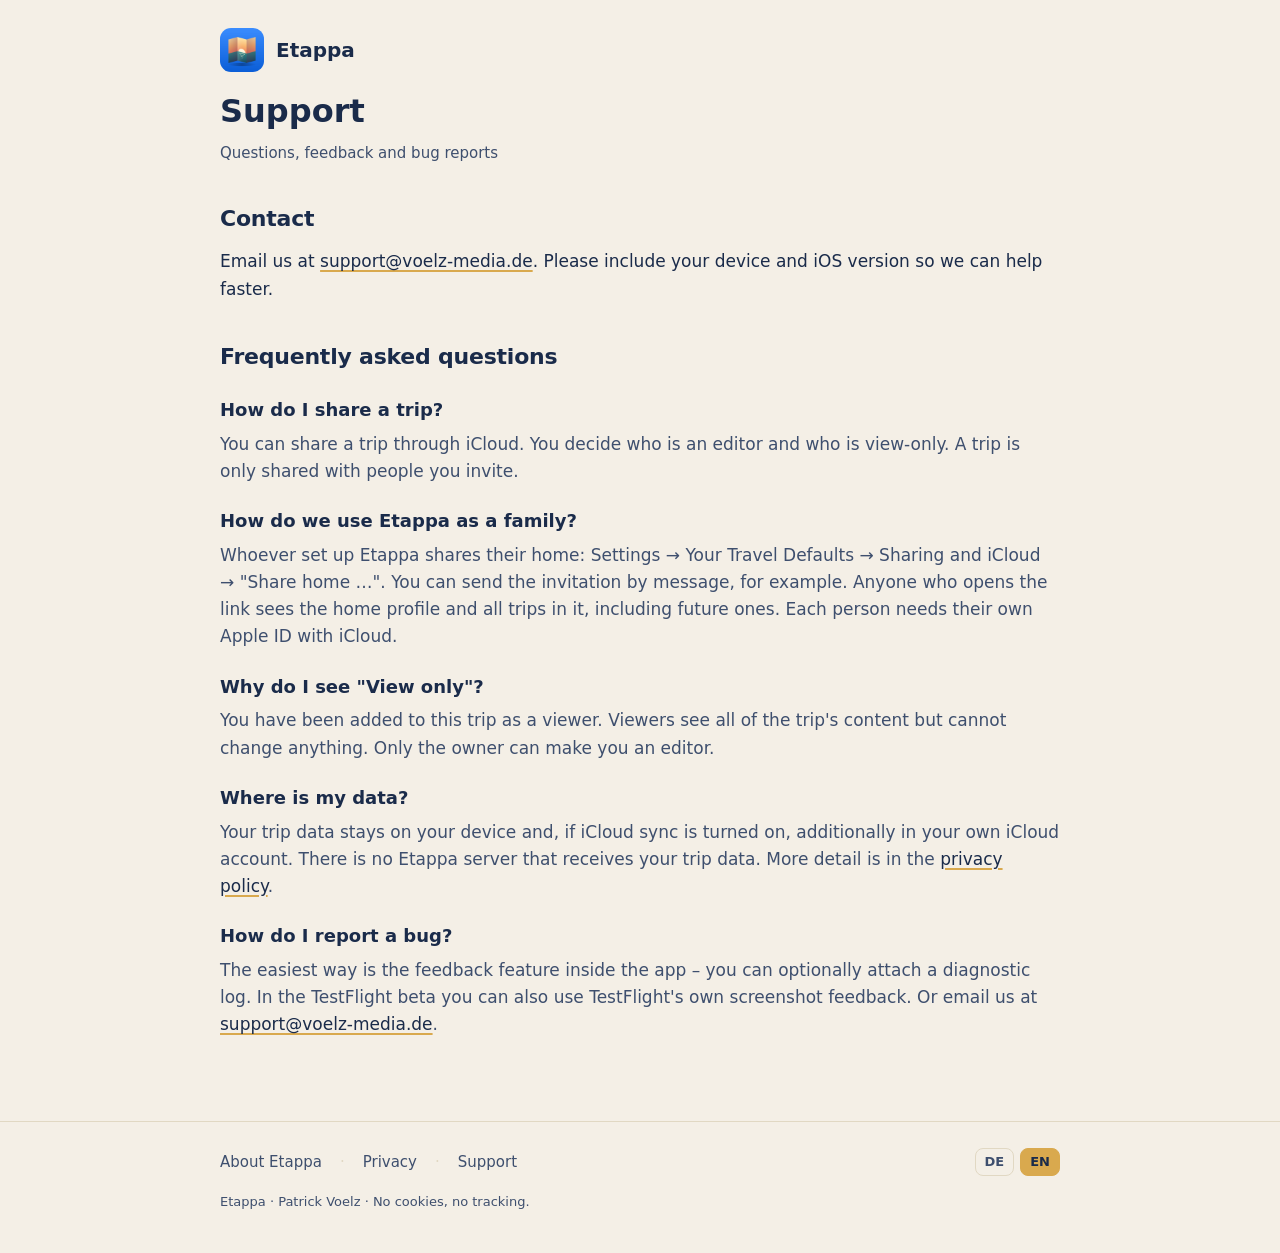
<file: en/support.html>
<!DOCTYPE html>
<html lang="en">
<head>
<meta charset="UTF-8">
<meta name="viewport" content="width=device-width, initial-scale=1">
<title>Support – Etappa</title>
<meta name="description" content="Support for Etappa: contact and frequently asked questions.">
<link rel="icon" href="../assets/favicon.png" type="image/png">
<link rel="apple-touch-icon" href="../assets/favicon.png">
<link rel="stylesheet" href="../assets/style.css">
</head>
<body>
<header class="site-header">
  <div class="wrap">
    <a class="brand" href="index.html">
      <img src="../assets/icon.png" alt="">
      <span class="brand-name">Etappa</span>
    </a>
  </div>
</header>

<main>
  <div class="wrap content">
    <h1>Support</h1>
    <p class="stand">Questions, feedback and bug reports</p>

    <h2>Contact</h2>
    <p>Email us at <a href="mailto:support@voelz-media.de">support@voelz-media.de</a>. Please include your device and iOS version so we can help faster.</p>

    <h2>Frequently asked questions</h2>

    <div class="faq-item">
      <h3>How do I share a trip?</h3>
      <p>You can share a trip through iCloud. You decide who is an editor and who is view-only. A trip is only shared with people you invite.</p>
    </div>

    <div class="faq-item">
      <h3>How do we use Etappa as a family?</h3>
      <p>Whoever set up Etappa shares their home: Settings → Your Travel Defaults → Sharing and iCloud → "Share home …". You can send the invitation by message, for example. Anyone who opens the link sees the home profile and all trips in it, including future ones. Each person needs their own Apple ID with iCloud.</p>
    </div>

    <div class="faq-item">
      <h3>Why do I see "View only"?</h3>
      <p>You have been added to this trip as a viewer. Viewers see all of the trip's content but cannot change anything. Only the owner can make you an editor.</p>
    </div>

    <div class="faq-item">
      <h3>Where is my data?</h3>
      <p>Your trip data stays on your device and, if iCloud sync is turned on, additionally in your own iCloud account. There is no Etappa server that receives your trip data. More detail is in the <a href="index.html">privacy policy</a>.</p>
    </div>

    <div class="faq-item">
      <h3>How do I report a bug?</h3>
      <p>The easiest way is the feedback feature inside the app – you can optionally attach a diagnostic log. In the TestFlight beta you can also use TestFlight's own screenshot feedback. Or email us at <a href="mailto:support@voelz-media.de">support@voelz-media.de</a>.</p>
    </div>
  </div>
</main>

<footer class="site-footer">
  <div class="wrap">
    <nav class="footer-nav" aria-label="Legal">
      <a href="app.html">About Etappa</a>
      <span class="sep">·</span>
      <a href="index.html">Privacy</a>
      <span class="sep">·</span>
      <a href="support.html">Support</a>
      <span class="footer-lang" aria-label="Language">
        <a href="../support.html">DE</a>
        <a href="support.html" aria-current="true">EN</a>
      </span>
    </nav>
    <p class="footer-note">Etappa · Patrick Voelz · No cookies, no tracking.</p>
  </div>
</footer>
</body>
</html>
</file>
<file: assets/style.css>
/* Etappa · Website-Stylesheet
   Keine externen Schriften, keine Frameworks. Nur diese Datei. */

:root {
  --color-bg: #F4EFE6;
  --color-bg-alt: #ECE4D4;
  --color-card: #FFFFFF;
  --color-text: #1A2B4A;
  --color-text-soft: #3E4F6E;
  --color-accent: #B9852F;      /* Gold, dunkler für AA-Kontrast auf Creme */
  --color-accent-bg: #D9A94E;   /* Gold als Fläche/Rahmen, nicht als Text */
  --color-button: #0A7AFF;
  --color-button-text: #FFFFFF;
  --color-border: #E1D8C3;
  --color-disabled-bg: #E7E0D2;
  --color-disabled-text: #8A8172;
  --shadow-card: 0 1px 3px rgba(26, 43, 74, 0.08), 0 6px 18px rgba(26, 43, 74, 0.06);
  --radius-card: 18px;
  --radius-button: 999px;
  --max-width: 880px;
}

@media (prefers-color-scheme: dark) {
  :root {
    --color-bg: #121A28;
    --color-bg-alt: #17233570;
    --color-card: #1C2A40;
    --color-text: #F2EEE4;
    --color-text-soft: #C6CEDE;
    --color-accent: #E8C273;
    --color-accent-bg: #D9A94E;
    --color-button: #4DA3FF;
    --color-button-text: #0B1E33;
    --color-border: #2C3B54;
    --color-disabled-bg: #223148;
    --color-disabled-text: #7C879C;
    --shadow-card: 0 1px 3px rgba(0, 0, 0, 0.35), 0 8px 24px rgba(0, 0, 0, 0.3);
  }
}

* {
  box-sizing: border-box;
}

html {
  -webkit-text-size-adjust: 100%;
}

body {
  margin: 0;
  background: var(--color-bg);
  color: var(--color-text);
  font-family: -apple-system, BlinkMacSystemFont, "SF Pro Text", system-ui, "Segoe UI", Roboto, sans-serif;
  line-height: 1.6;
  font-size: 17px;
  -webkit-font-smoothing: antialiased;
}

a {
  color: var(--color-text);
  text-decoration-color: var(--color-accent-bg);
  text-decoration-thickness: 2px;
  text-underline-offset: 3px;
}

a:hover,
a:focus {
  color: var(--color-accent);
}

img {
  max-width: 100%;
  display: block;
}

.wrap {
  max-width: var(--max-width);
  margin: 0 auto;
  padding: 0 20px;
}

/* Kopfbereich */

.site-header {
  padding: 28px 0 8px;
}

.brand {
  display: flex;
  align-items: center;
  gap: 12px;
  text-decoration: none;
  width: fit-content;
}

.brand img {
  width: 44px;
  height: 44px;
  border-radius: 11px;
}

.brand-name {
  font-size: 20px;
  font-weight: 700;
  color: var(--color-text);
}

/* Hero (Startseite) */

.hero {
  padding: 36px 0 12px;
  text-align: center;
}

.hero img.hero-icon {
  width: 108px;
  height: 108px;
  border-radius: 26px;
  margin: 0 auto 20px;
  box-shadow: var(--shadow-card);
}

.hero h1 {
  font-size: 40px;
  margin: 0 0 6px;
  letter-spacing: -0.02em;
}

.hero p.subtitle {
  font-size: 20px;
  color: var(--color-accent);
  font-weight: 600;
  margin: 0 0 18px;
}

.hero p.intro {
  max-width: 560px;
  margin: 0 auto 30px;
  color: var(--color-text-soft);
  font-size: 18px;
}

.cta-row {
  display: flex;
  gap: 14px;
  justify-content: center;
  flex-wrap: wrap;
  margin-bottom: 8px;
}

.button {
  display: inline-block;
  padding: 14px 28px;
  border-radius: var(--radius-button);
  font-size: 19px;
  font-weight: 700;
  text-decoration: none;
  line-height: 1.2;
}

.button-primary {
  background: var(--color-button);
  color: var(--color-button-text);
  text-decoration: none;
}

.button-primary:hover,
.button-primary:focus {
  filter: brightness(1.06);
  color: var(--color-button-text);
}

.button-disabled {
  background: var(--color-disabled-bg);
  color: var(--color-disabled-text);
  cursor: default;
  border: 1px solid var(--color-border);
}

.hint {
  font-size: 14px;
  color: var(--color-text-soft);
  margin-top: 14px;
}

/* Abschnitte / Karten */

main {
  padding-bottom: 40px;
}

section {
  padding: 34px 0;
}

section.alt {
  background: var(--color-bg-alt);
  border-radius: var(--radius-card);
}

h2 {
  font-size: 26px;
  margin: 0 0 20px;
  letter-spacing: -0.01em;
}

h3 {
  font-size: 19px;
  margin: 0 0 8px;
}

.feature-grid {
  display: grid;
  grid-template-columns: repeat(2, 1fr);
  gap: 18px;
}

@media (max-width: 640px) {
  .feature-grid {
    grid-template-columns: 1fr;
  }
  .hero h1 {
    font-size: 32px;
  }
}

.card {
  background: var(--color-card);
  border-radius: var(--radius-card);
  padding: 22px 24px;
  box-shadow: var(--shadow-card);
}

.card p {
  margin: 0;
  color: var(--color-text-soft);
}

.card p + p {
  margin-top: 10px;
}

.note {
  font-size: 14px;
  color: var(--color-text-soft);
  border-left: 3px solid var(--color-accent-bg);
  padding-left: 12px;
  margin-top: 14px;
}

/* Screenshots */

.screenshot-row {
  display: flex;
  gap: 18px;
  justify-content: center;
  flex-wrap: wrap;
}

.screenshot-placeholder {
  width: 220px;
  height: 460px;
  border-radius: 32px;
  border: 2px dashed var(--color-border);
  background: var(--color-card);
  display: flex;
  align-items: center;
  justify-content: center;
  text-align: center;
  padding: 20px;
  color: var(--color-text-soft);
  font-size: 14px;
}

/* Datenschutz-Daten-Liste */

.data-list {
  list-style: none;
  margin: 0;
  padding: 0;
  display: grid;
  gap: 14px;
}

.data-list li {
  background: var(--color-card);
  border-radius: 14px;
  padding: 16px 20px;
  box-shadow: var(--shadow-card);
}

/* Inhaltsseiten (Datenschutz, Impressum, Support) */

.content h1 {
  font-size: 32px;
  margin: 6px 0 4px;
}

.content .stand {
  color: var(--color-text-soft);
  font-size: 15px;
  margin: 0 0 28px;
}

.content h2 {
  font-size: 22px;
  margin: 36px 0 12px;
}

.content h3 {
  font-size: 18px;
  margin: 22px 0 8px;
}

.content p {
  margin: 0 0 14px;
}

.content ul {
  margin: 0 0 14px;
  padding-left: 22px;
}

.content li {
  margin-bottom: 6px;
}

.content code {
  background: var(--color-bg-alt);
  border-radius: 5px;
  padding: 2px 6px;
  font-size: 0.92em;
  font-family: ui-monospace, SFMono-Regular, Menlo, monospace;
}

/* FAQ (Support) */

.faq-item {
  margin-bottom: 22px;
}

.faq-item h3 {
  margin-bottom: 6px;
}

.faq-item p {
  color: var(--color-text-soft);
  margin: 0;
}

/* Fußzeile */

.site-footer {
  border-top: 1px solid var(--color-border);
  padding: 26px 0 40px;
  margin-top: 20px;
}

.footer-nav {
  display: flex;
  flex-wrap: wrap;
  gap: 6px 18px;
  align-items: center;
  font-size: 15px;
}

.footer-nav a {
  color: var(--color-text-soft);
  text-decoration: none;
}

.footer-nav a:hover,
.footer-nav a:focus {
  color: var(--color-accent);
}

.footer-nav .sep {
  color: var(--color-border);
}

.footer-lang {
  margin-left: auto;
  display: flex;
  gap: 6px;
}

.footer-lang a {
  padding: 3px 9px;
  border-radius: 8px;
  border: 1px solid var(--color-border);
  font-size: 13px;
  font-weight: 600;
  text-decoration: none;
  color: var(--color-text-soft);
}

.footer-lang a[aria-current="true"] {
  background: var(--color-accent-bg);
  color: #1A2B4A;
  border-color: var(--color-accent-bg);
}

.footer-note {
  margin: 16px 0 0;
  font-size: 13px;
  color: var(--color-text-soft);
}

@media (max-width: 480px) {
  .footer-lang {
    margin-left: 0;
  }
}
</file>
